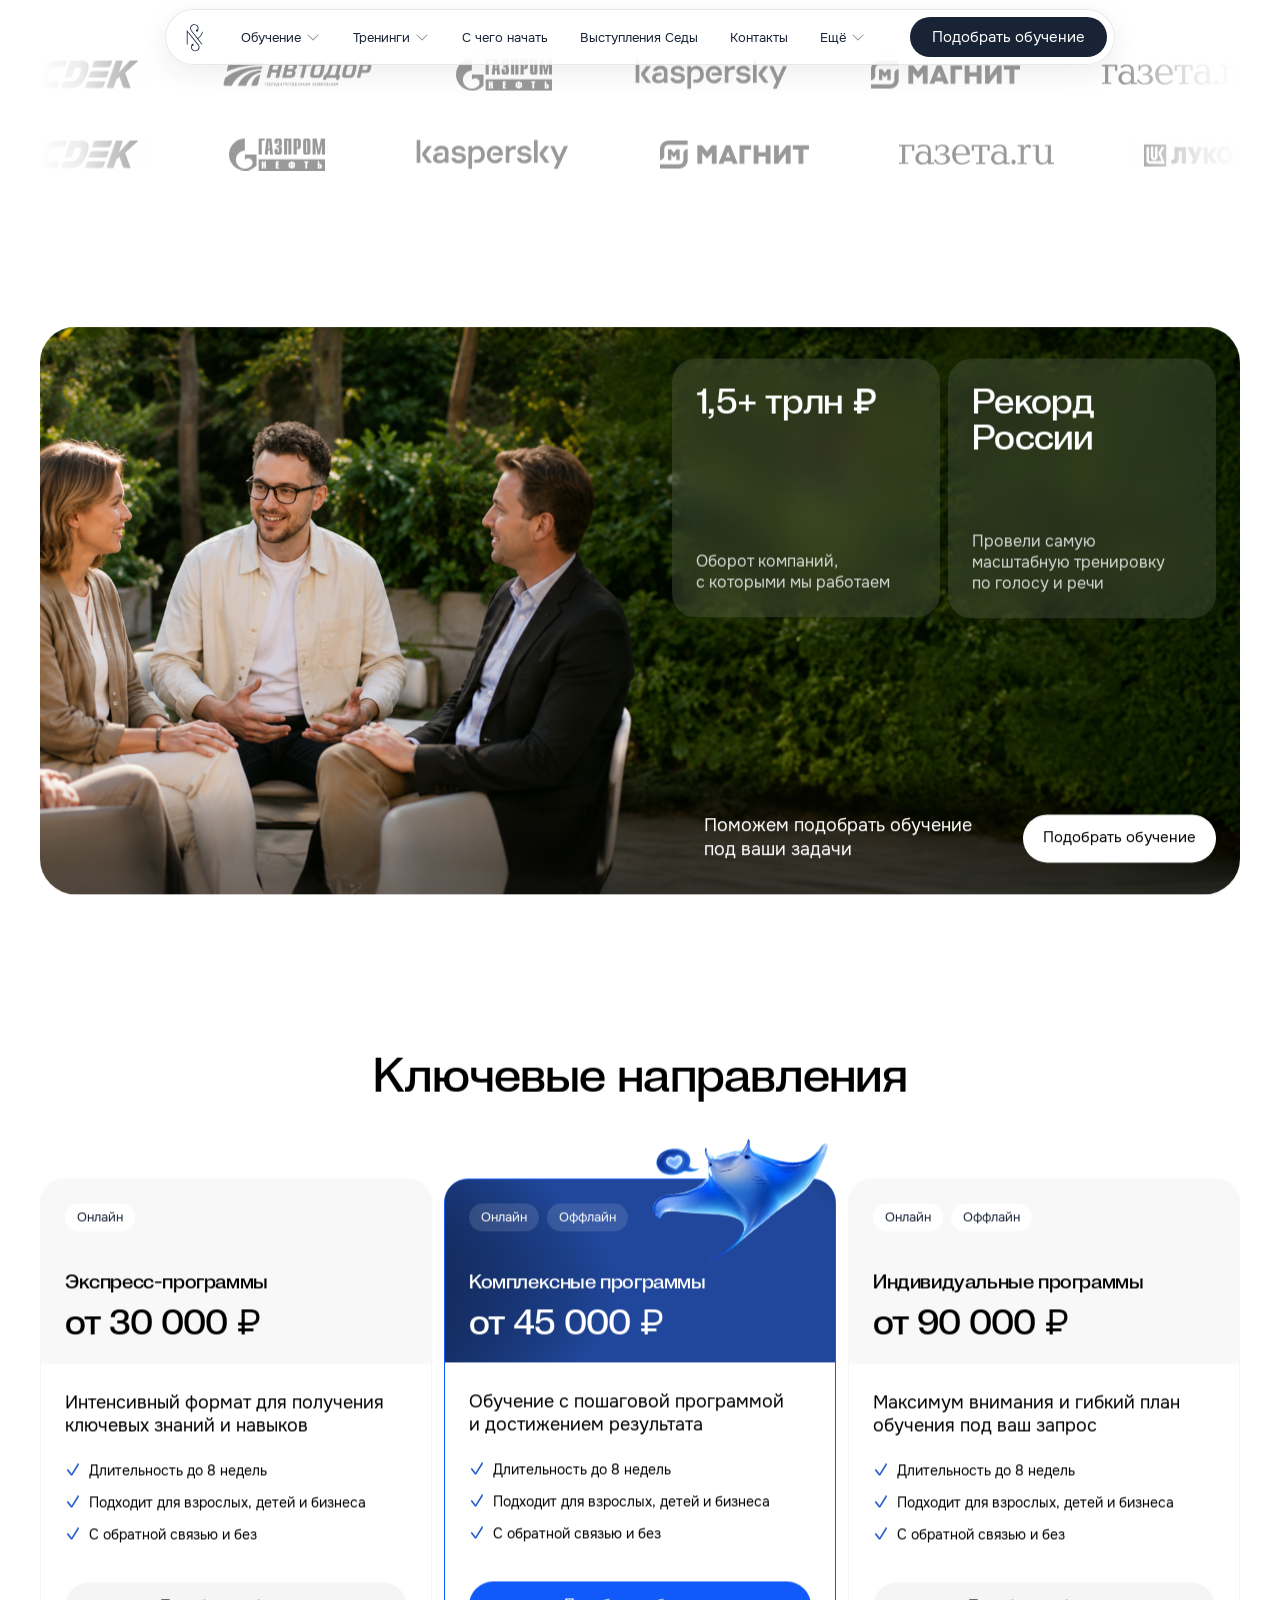
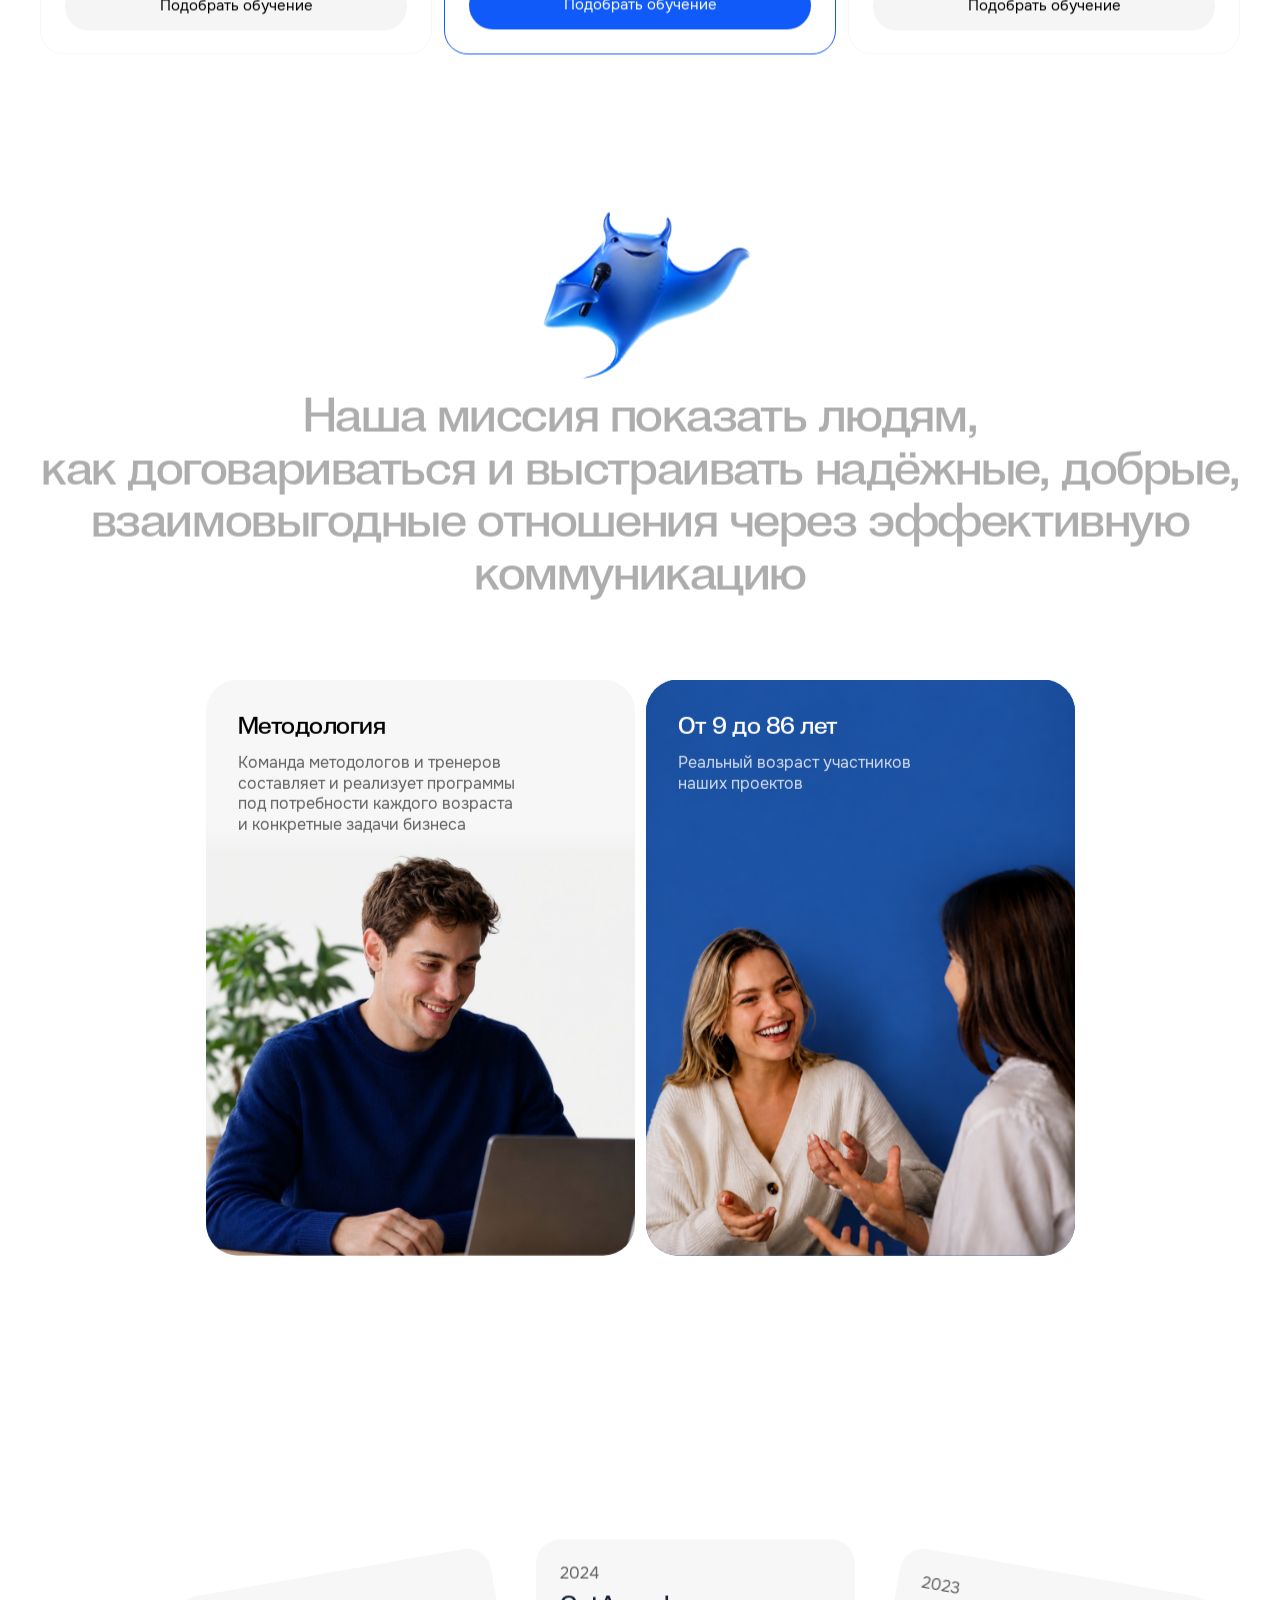
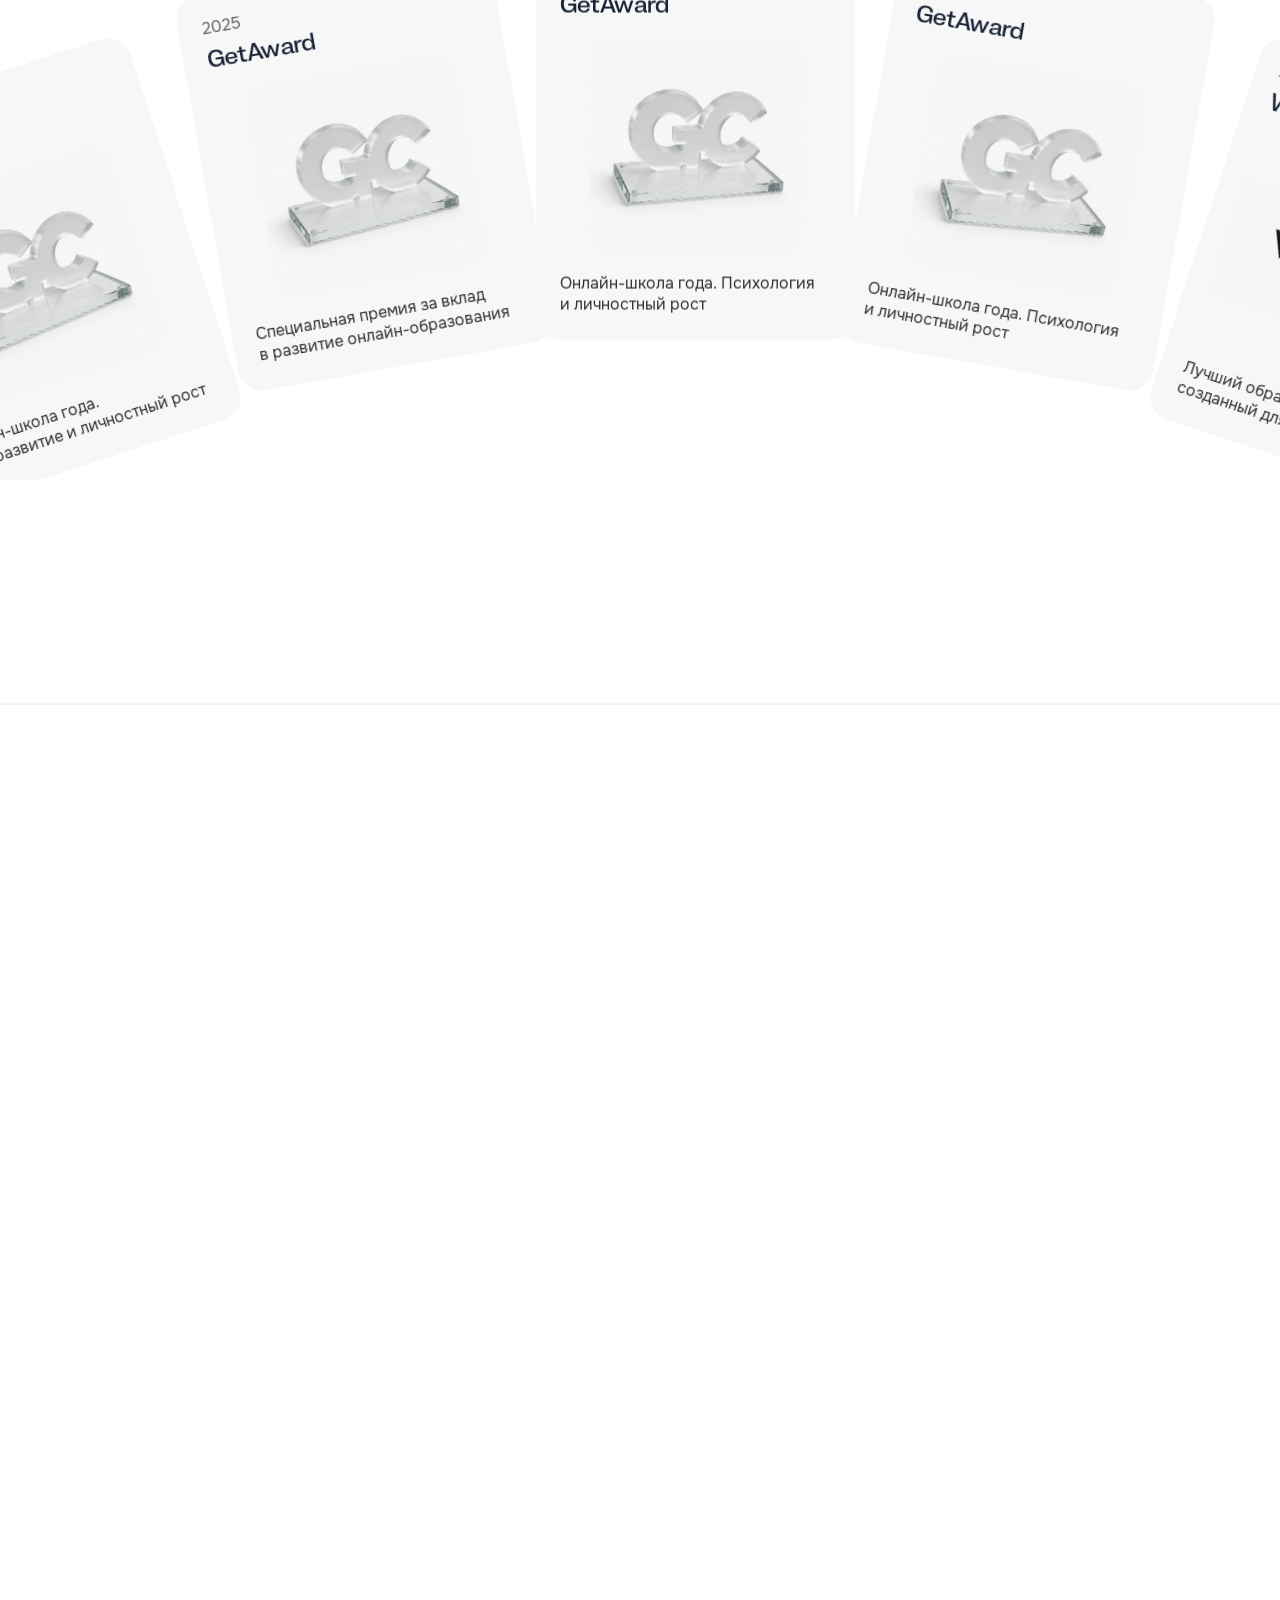
<file: index.html>
<!DOCTYPE html>
<html lang="ru">
<head>
<meta charset="utf-8">
<meta name="viewport" content="width=device-width, initial-scale=1">
<title>Школа Седы Каспаровой</title>
<link rel="stylesheet" href="styles.css?v=ver-3.0-light">
</head>
<body>

<!-- ─────────────────────────  HEADER  ───────────────────────── -->
<header id="header">
  <div class="hdr-inner" id="hdrInner">

    <a class="hdr-logo" href="#top">
      <span class="hdr-mark"><img src="assets/logo-mark.svg" alt=""></span>
      <span class="hdr-word">
        <span>Школа</span>
        <span>Седы&nbsp;Каспаровой</span>
      </span>
    </a>

    <nav class="hdr-nav">
      <a class="nav-item" href="#">Обучение<i class="chev"><img src="assets/chevron.svg" alt=""></i></a>
      <a class="nav-item" href="#">Тренинги<i class="chev"><img src="assets/chevron.svg" alt=""></i></a>
      <a class="nav-item" href="#">С чего начать</a>
      <a class="nav-item" href="#">Выступления Седы</a>
      <a class="nav-item" href="#">Контакты</a>
      <a class="nav-item" href="#">Ещё<i class="chev"><img src="assets/chevron.svg" alt=""></i></a>
    </nav>

    <div class="hdr-cta">
      <a class="btn-white btn-white--sm" href="#form">Подобрать обучение</a>
    </div>

  </div>
</header>

<!-- ─────────────────────────  SMOOTH SCROLL WRAPPER  ───────────────────────── -->
<div id="smooth-wrap">
<main id="smooth-content">

  <!-- ═══════════  HERO AREA (bg spans hero + cards)  ═══════════ -->
  <div class="hero-area" id="top">

    <div class="hero-bg" aria-hidden="true"></div>

    <div class="hero-deco" aria-hidden="true">
      <div class="lines">
        <span class="line line-1"><img src="assets/line-1.svg" alt=""></span>
        <span class="line line-2"><img src="assets/line-2.svg" alt=""></span>
        <span class="line line-3"><img src="assets/line-3.svg" alt=""></span>
        <span class="line line-4"><img src="assets/line-4.svg" alt=""></span>
      </div>
      <div class="blobs">
        <span class="blob blob-3"><img src="assets/blob-3.svg" alt=""></span>
        <span class="blob blob-2"><img src="assets/blob-2.svg" alt=""></span>
        <span class="blob blob-1"><img src="assets/blob-1.svg" alt=""></span>
      </div>
    </div>

    <a class="hero-event hero-anim" href="#form" style="--d:.12s" aria-label="Записаться на «Голос может 2026»">
      <span class="hero-event-photo">
        <img src="assets/hero-event-photo.png" alt="">
      </span>
      <span class="hero-event-content">
        <span class="hero-event-copy">
          <span class="hero-event-kicker">Главное событие этой осени</span>
          <span class="hero-event-title">Голос может 2026</span>
        </span>
        <span class="hero-event-bottom">
          <span class="hero-event-cta">Записаться</span>
          <span class="hero-event-dots" aria-hidden="true">
            <span class="hero-event-progress"><i></i></span>
            <i></i><i></i>
          </span>
        </span>
      </span>
    </a>

    <!-- ─────────  HERO  ───────── -->
    <section class="hero">
      <div class="container">

        <div class="hero-head">
          <h1 class="hero-title hero-anim" style="--d:.05s">Научитесь общаться уверенно и убедительно</h1>
          <div class="hero-sub hero-anim" style="--d:.16s" id="heroSub" aria-live="polite">
            <p class="hero-sub-line is-current">Чтобы реализовать свои возможности через голос и речь</p>
            <p class="hero-sub-line">Чтобы общаться уверенно с кем угодно, где угодно и о чем угодно</p>
            <p class="hero-sub-line">Чтобы презентовать себя и свои услуги без стеснения</p>
            <p class="hero-sub-line">Чтобы выражать мысли без страха «сказать не так»</p>
          </div>
        </div>

        <form class="widget hero-anim" id="form" style="--d:.28s" novalidate>
          <p class="widget-label">Проведём бесплатную консультацию и подберём программу обучения</p>

          <div class="widget-body">
            <div class="widget-row">
              <div class="widget-fields">
                <label class="field"><input type="text" placeholder="Имя" autocomplete="name"></label>
                <label class="field"><input type="tel" placeholder="+7 (---) --- -- --" autocomplete="tel"></label>
                <label class="field"><input type="email" placeholder="Почта" autocomplete="email"></label>
              </div>
              <button class="btn-blue" type="submit">Записаться</button>
            </div>

            <label class="consent">
              <input type="checkbox">
              <span class="consent-box"><svg viewBox="0 0 12 10" fill="none"><path d="M1 5.2 4.2 8.4 11 1.6" stroke="currentColor" stroke-width="1.7" stroke-linecap="round" stroke-linejoin="round"/></svg></span>
              <span class="consent-text">Даю согласие на обработку <a href="#">персональных данных</a></span>
            </label>
          </div>
        </form>

      </div>
    </section>

    <!-- ─────────  METRIC CARDS  ───────── -->
    <section class="cards">
      <div class="container cards-grid">

        <article class="card card--light hero-anim" style="--d:0s">
          <div class="card-head">
            <p class="m-value">38 000+</p>
            <p class="m-label">учеников</p>
          </div>
          <p class="card-desc card-desc--abs">Из 73 стран мира — курс востребован далеко за пределами России</p>
          <span class="card-photo card-photo--sq"><img src="assets/card1-photo.png" alt=""></span>
        </article>

        <article class="card card--light card--manta hero-anim" style="--d:.08s">
          <div class="card-head">
            <p class="m-value">98%</p>
            <p class="m-label">доходят до финала</p>
          </div>
          <span class="card-manta"><img src="assets/manta-finish-card.png" alt=""></span>
          <p class="card-desc">Столько учеников курсов «Голос может» и «Ключевые действия» доходят до конца обучения</p>
        </article>

        <article class="card card--photo hero-anim" style="--d:.16s">
          <span class="card-bg">
            <img class="card-bg-base" src="assets/card2-bg.png" alt="">
            <img class="card-bg-top" src="assets/card2-photo.png" alt="">
            <span class="card-scrim"></span>
          </span>
          <div class="card-photo-body">
            <p class="card-title">Лидер рынка по обучению голосу</p>
            <p class="card-desc card-desc--light">«Голос может» — самый масштабный проект по речи и голосу в России и странах СНГ</p>
          </div>
        </article>

        <article class="card card--light card--start hero-anim" style="--d:.24s">
          <div class="card-top">
            <div class="card-head">
              <p class="m-value">40+</p>
              <p class="m-label">тренеров</p>
            </div>
            <p class="card-desc">Профессиональные тренеры, которые работают со взрослыми и детьми</p>
          </div>
          <span class="card-mini"><img src="assets/card4-photo.png" alt=""></span>
        </article>

      </div>
    </section>

  </div><!-- /hero-area -->

  <!-- ═══════════  CLIENTS  ═══════════ -->
  <section class="clients">
    <div class="container">
      <h2 class="h48 center reveal">Кого мы обучали</h2>

      <div class="marquees reveal" style="--d:.1s">
        <div class="marquee">
          <div class="marquee-track" style="--gap:82px">
            <div class="marquee-seq">
              <span class="logo" style="--w:99px;--h:28px"><img src="assets/logo-cdek.svg" alt="СДЭК"></span>
              <span class="logo" style="--w:153px;--h:28px"><img src="assets/logo-avtodor.svg" alt="Автодор"></span>
              <span class="logo" style="--w:96px;--h:32px"><img src="assets/logo-gazprom.svg" alt="Газпром"></span>
              <span class="logo" style="--w:155px;--h:32px"><img src="assets/logo-kaspersky.svg" alt="Kaspersky"></span>
              <span class="logo" style="--w:149px;--h:28px"><img src="assets/logo-magnit.svg" alt="Магнит"></span>
              <span class="logo" style="--w:155px;--h:20px"><img src="assets/logo-gazeta.svg" alt="Газета.ru"></span>
              <span class="logo" style="--w:120.546px;--h:24px"><img src="assets/logo-lukoil.svg" alt="Лукойл"></span>
            </div>
          </div>
        </div>

        <div class="marquee">
          <div class="marquee-track marquee-track--rev" style="--gap:90px">
            <div class="marquee-seq">
              <span class="logo" style="--w:99px;--h:28px"><img src="assets/logo-cdek.svg" alt="СДЭК"></span>
              <span class="logo" style="--w:96px;--h:32px"><img src="assets/logo-gazprom.svg" alt="Газпром"></span>
              <span class="logo" style="--w:155px;--h:32px"><img src="assets/logo-kaspersky.svg" alt="Kaspersky"></span>
              <span class="logo" style="--w:149px;--h:28px"><img src="assets/logo-magnit.svg" alt="Магнит"></span>
              <span class="logo" style="--w:155px;--h:20px"><img src="assets/logo-gazeta.svg" alt="Газета.ru"></span>
              <span class="logo" style="--w:120.546px;--h:24px"><img src="assets/logo-lukoil.svg" alt="Лукойл"></span>
              <span class="logo" style="--w:153px;--h:28px"><img src="assets/logo-avtodor.svg" alt="Автодор"></span>
            </div>
          </div>
        </div>
      </div>
    </div>
  </section>

  <!-- ═══════════  BUSINESS / GREEN BLOCK  ═══════════ -->
  <section class="business">
    <div class="container">
      <div class="biz reveal">
        <span class="biz-photo"><img src="assets/green-photo.png" alt=""></span>

        <div class="biz-cards">
          <div class="glass">
            <p class="g-value">1,5+ трлн ₽</p>
            <p class="g-desc">Оборот компаний,<br>с которыми мы работаем</p>
          </div>
          <div class="glass">
            <p class="g-value">Рекорд России</p>
            <p class="g-desc">Провели самую масштабную тренировку<br>по голосу и речи</p>
          </div>
        </div>

        <div class="biz-foot">
          <p class="biz-foot-text">Поможем подобрать обучение<br>под ваши задачи</p>
          <a class="btn-white btn-white--lg" href="#form">Подобрать обучение</a>
        </div>
      </div>
    </div>
  </section>

  <!-- ═══════════  KEY DIRECTIONS  ═══════════ -->
  <section class="directions" aria-labelledby="directions-title">
    <div class="container">
      <h2 class="h48 center directions-title reveal" id="directions-title">Ключевые направления</h2>

      <div class="directions-grid">
        <article class="direction-card reveal" style="--d:.05s">
          <div class="direction-card-hero">
            <div class="direction-tags"><span class="direction-tag">Онлайн</span></div>
            <div class="direction-card-headings">
              <h3>Экспресс-программы</h3>
              <p>от 30 000 ₽</p>
            </div>
          </div>
          <div class="direction-card-body">
            <div class="direction-card-info">
              <p class="direction-card-description">Интенсивный формат для&nbsp;получения ключевых знаний и&nbsp;навыков</p>
              <ul class="direction-features">
                <li><img src="assets/program-check-blue.svg" alt="">Длительность до 8 недель</li>
                <li><img src="assets/program-check-blue.svg" alt="">Подходит для взрослых, детей и бизнеса</li>
                <li><img src="assets/program-check-blue.svg" alt="">С обратной связью и без</li>
              </ul>
            </div>
            <a class="direction-card-button" href="#form">Подобрать обучение</a>
          </div>
        </article>

        <article class="direction-card direction-card--featured reveal" style="--d:.12s">
          <div class="direction-card-hero">
            <img class="direction-featured-bg" src="assets/direction-complex-header.png" alt="">
            <div class="direction-tags"><span class="direction-tag">Онлайн</span><span class="direction-tag">Оффлайн</span></div>
            <div class="direction-card-headings">
              <h3>Комплексные программы</h3>
              <p>от 45 000 ₽</p>
            </div>
          </div>
          <span class="direction-manta" aria-hidden="true">
            <span class="direction-manta-rotate">
              <span class="direction-manta-crop"><img src="assets/direction-complex-manta.png" alt=""></span>
            </span>
          </span>
          <div class="direction-card-body">
            <div class="direction-card-info">
              <p class="direction-card-description">Обучение с&nbsp;пошаговой программой и&nbsp;достижением результата</p>
              <ul class="direction-features">
                <li><img src="assets/program-check-blue.svg" alt="">Длительность до 8 недель</li>
                <li><img src="assets/program-check-blue.svg" alt="">Подходит для взрослых, детей и бизнеса</li>
                <li><img src="assets/program-check-blue.svg" alt="">С обратной связью и без</li>
              </ul>
            </div>
            <a class="direction-card-button" href="#form">Подобрать обучение</a>
          </div>
        </article>

        <article class="direction-card reveal" style="--d:.19s">
          <div class="direction-card-hero">
            <div class="direction-tags"><span class="direction-tag">Онлайн</span><span class="direction-tag">Оффлайн</span></div>
            <div class="direction-card-headings">
              <h3>Индивидуальные программы</h3>
              <p>от 90 000 ₽</p>
            </div>
          </div>
          <div class="direction-card-body">
            <div class="direction-card-info">
              <p class="direction-card-description">Максимум внимания и&nbsp;гибкий план обучения под&nbsp;ваш запрос</p>
              <ul class="direction-features">
                <li><img src="assets/program-check-blue.svg" alt="">Длительность до 8 недель</li>
                <li><img src="assets/program-check-blue.svg" alt="">Подходит для взрослых, детей и бизнеса</li>
                <li><img src="assets/program-check-blue.svg" alt="">С обратной связью и без</li>
              </ul>
            </div>
            <a class="direction-card-button" href="#form">Подобрать обучение</a>
          </div>
        </article>
      </div>
    </div>
  </section>

  <!-- ═══════════  MISSION  ═══════════ -->
  <section class="mission">
    <div class="container">

      <div class="mission-head">
        <span class="manta reveal"><span class="manta-clip"><img src="assets/manta.png" alt=""></span></span>
        <h2 class="mission-text" id="missionText">Наша миссия показать людям,<br>как договариваться и выстраивать надёжные, добрые, взаимовыгодные отношения через эффективную коммуникацию</h2>
      </div>

      <div class="method-cards">
        <article class="method-card method-card--methodology reveal">
          <img class="method-card-photo" src="assets/method-methodology.png" alt="Мужчина проходит обучение за ноутбуком">
          <div class="method-card-copy">
            <h3>Методология</h3>
            <p>Команда методологов и тренеров составляет и&nbsp;реализует программы под&nbsp;потребности каждого возраста и&nbsp;конкретные задачи бизнеса</p>
          </div>
        </article>

        <article class="method-card method-card--age reveal" style="--d:.1s">
          <img class="method-card-age-photo" src="assets/method-age-v2.png" alt="Занятие с тренером">
          <div class="method-card-copy">
            <h3>От 9 до 86 лет</h3>
            <p>Реальный возраст участников наших проектов</p>
          </div>
        </article>
      </div>

    </div>
  </section>

  <section class="awards">
    <div class="container awards-intro">
      <h2 class="h48 center awards-title reveal">Наши награды</h2>
    </div>

    <div class="awards-carousel" aria-label="Список наград">
      <div class="awards-track">
        <article class="award-card" style="--arc-y:132px; --arc-r:-18deg">
          <header class="award-card-head">
            <p>2026</p>
            <h3>GetAward</h3>
          </header>
          <img class="award-card-trophy" src="assets/award-getaward.png" alt="Награда GetAward" draggable="false">
          <p class="award-card-description">Онлайн-школа года. Саморазвитие и личностный рост</p>
        </article>
        <article class="award-card" style="--arc-y:30px; --arc-r:-10deg">
          <header class="award-card-head">
            <p>2025</p>
            <h3>GetAward</h3>
          </header>
          <img class="award-card-trophy" src="assets/award-getaward.png" alt="Награда GetAward" draggable="false">
          <p class="award-card-description">Специальная премия за вклад в&nbsp;развитие онлайн-образования</p>
        </article>
        <article class="award-card" style="--arc-y:0px; --arc-r:0deg">
          <header class="award-card-head">
            <p>2024</p>
            <h3>GetAward</h3>
          </header>
          <img class="award-card-trophy" src="assets/award-getaward.png" alt="Награда GetAward" draggable="false">
          <p class="award-card-description">Онлайн-школа года. Психология и&nbsp;личностный рост</p>
        </article>
        <article class="award-card" style="--arc-y:30px; --arc-r:10deg">
          <header class="award-card-head">
            <p>2023</p>
            <h3>GetAward</h3>
          </header>
          <img class="award-card-trophy" src="assets/award-getaward.png" alt="Награда GetAward" draggable="false">
          <p class="award-card-description">Онлайн-школа года. Психология и&nbsp;личностный рост</p>
        </article>
        <article class="award-card award-card--woman" style="--arc-y:132px; --arc-r:18deg">
          <header class="award-card-head">
            <p>2023</p>
            <h3>Woman Who Matters</h3>
          </header>
          <img class="award-card-woman" src="assets/award-woman-who-matters-v2.png" alt="Woman Who Matters" draggable="false">
          <p class="award-card-description">Лучший образовательный проект, созданный для женщин</p>
        </article>
      </div>
    </div>
  </section>

  <!-- ═══════════  CALENDAR  ═══════════ -->
  <section class="calendar">
    <div class="container">

      <div class="cal-head reveal">
        <h2 class="h48 center">Календарь событий</h2>
        <div class="cal-tabs">
          <button class="cal-tab is-active" type="button">Ближайшие</button>
          <button class="cal-tab" type="button">Июнь<span class="cal-tab-n">2</span></button>
          <button class="cal-tab" type="button">Июль<span class="cal-tab-n">2</span></button>
          <button class="cal-tab" type="button">Август<span class="cal-tab-n">5</span></button>
          <button class="cal-tab" type="button">Сентябрь<span class="cal-tab-n">3</span></button>
          <button class="cal-tab" type="button">Октябрь<span class="cal-tab-n">1</span></button>
          <button class="cal-tab" type="button">Ноябрь<span class="cal-tab-n">8</span></button>
        </div>
      </div>

      <div class="cal-body">
        <div class="cal-rows">

          <a class="cal-row reveal" href="#">
            <p class="cal-title">Выступление Седы Каспаровой</p>
            <p class="cal-city">Москва</p>
            <p class="cal-desc">Узнайте как правильно говорить публично и владеть своим голосом на 100%</p>
            <div class="cal-right">
              <p class="cal-date">19 июня</p>
              <span class="cal-arrow" aria-hidden="true">
                <span class="cal-arrow-icon"><img src="assets/arrow-12.svg" alt=""></span>
                <span class="cal-arrow-icon cal-arrow-icon--next"><img src="assets/arrow-12.svg" alt=""></span>
              </span>
            </div>
          </a>

          <a class="cal-row reveal" style="--d:.06s" href="#">
            <p class="cal-title">Выступление Седы Каспаровой</p>
            <p class="cal-city">Санкт-Петербург</p>
            <p class="cal-desc">Расскажет как избавиться от страха и говорить уверенно. Что нужно сделать, чтобы вас услышали</p>
            <div class="cal-right">
              <p class="cal-date">20 июля</p>
              <span class="cal-arrow" aria-hidden="true">
                <span class="cal-arrow-icon"><img src="assets/arrow-12.svg" alt=""></span>
                <span class="cal-arrow-icon cal-arrow-icon--next"><img src="assets/arrow-12.svg" alt=""></span>
              </span>
            </div>
          </a>

          <a class="cal-row reveal" style="--d:.12s" href="#">
            <p class="cal-title">Открытый тренинг</p>
            <p class="cal-city">Москва</p>
            <p class="cal-desc">Получите программу под задачи вашей компании. Для развития коммуникации, продаж и лидерства.</p>
            <div class="cal-right">
              <p class="cal-date">25 июля</p>
              <span class="cal-arrow" aria-hidden="true">
                <span class="cal-arrow-icon"><img src="assets/arrow-12.svg" alt=""></span>
                <span class="cal-arrow-icon cal-arrow-icon--next"><img src="assets/arrow-12.svg" alt=""></span>
              </span>
            </div>
          </a>

          <a class="cal-row reveal" style="--d:.18s" href="#">
            <p class="cal-title">Выступление Седы Каспаровой</p>
            <p class="cal-city">Казань</p>
            <p class="cal-desc">Получите программу под задачи вашей компании. Для развития коммуникации, продаж и лидерства.</p>
            <div class="cal-right">
              <p class="cal-date">25 июля</p>
              <span class="cal-arrow" aria-hidden="true">
                <span class="cal-arrow-icon"><img src="assets/arrow-12.svg" alt=""></span>
                <span class="cal-arrow-icon cal-arrow-icon--next"><img src="assets/arrow-12.svg" alt=""></span>
              </span>
            </div>
          </a>

        </div>

        <button class="cal-more reveal" type="button">
          Показать еще
          <span class="cal-more-ico"><img src="assets/arrow-18.svg" alt=""></span>
        </button>
      </div>

    </div>
  </section>

  <!-- ═══════════  FREE BLOG  ═══════════ -->
  <section class="free-blog" aria-labelledby="free-blog-title">
    <div class="container">
      <header class="free-blog-intro reveal">
        <h2 class="h48 center" id="free-blog-title">Начните бесплатно</h2>
        <p>Бесплатные материалы, с которых удобно начать.<br>Если сомневаетесь, то мы поможем с выбором.</p>
      </header>

      <div class="free-blog-content">
        <div class="free-blog-heading reveal">
          <h3>Вебинары и статьи</h3>
          <div class="free-blog-nav" aria-label="Навигация по материалам">
            <button class="free-blog-nav-btn free-blog-nav-btn--prev" type="button" aria-label="Предыдущие материалы">
              <span class="free-blog-nav-glyph"><img src="assets/arrow-12.svg" alt=""></span>
              <span class="free-blog-nav-glyph free-blog-nav-glyph--incoming"><img src="assets/arrow-12.svg" alt=""></span>
            </button>
            <button class="free-blog-nav-btn" type="button" aria-label="Следующие материалы">
              <span class="free-blog-nav-glyph"><img src="assets/arrow-12.svg" alt=""></span>
              <span class="free-blog-nav-glyph free-blog-nav-glyph--incoming"><img src="assets/arrow-12.svg" alt=""></span>
            </button>
          </div>
        </div>

        <div class="free-blog-list">
          <article class="free-blog-card reveal" style="--d:.06s">
            <a href="#">
              <div class="free-blog-media"><img class="free-blog-image" src="assets/blog-free-1.png" alt=""></div>
              <div class="free-blog-copy">
                <h3>Как говорить с клиентами и начальством, чтобы они видели вашу работу, ценили и платили</h3>
                <p class="free-blog-tag">Вебинар</p>
              </div>
            </a>
          </article>

          <article class="free-blog-card reveal" style="--d:.14s">
            <a href="#">
              <div class="free-blog-media"><img class="free-blog-image" src="assets/blog-free-2.png" alt=""></div>
              <div class="free-blog-copy">
                <h3>Как вызывать уважение и не казаться грубым? Беспроигрышная стратегия для защиты личных границ</h3>
                <p class="free-blog-tag">Вебинар</p>
              </div>
            </a>
          </article>

          <article class="free-blog-card reveal" style="--d:.22s">
            <a href="#">
              <div class="free-blog-media"><img class="free-blog-image" src="assets/blog-free-3.png" alt=""></div>
              <div class="free-blog-copy">
                <h3>Избавьтесь от страха оценки и говорите увереннее. Чтобы вас слышали, понимали и запоминали</h3>
                <p class="free-blog-tag">Вебинар</p>
              </div>
            </a>
          </article>
        </div>

        <button class="free-blog-more reveal" style="--d:.3s" type="button">
          Показать еще
          <span><img src="assets/arrow-18.svg" alt=""></span>
        </button>
      </div>
    </div>
  </section>

  <div class="page-tail"></div>

</main>
</div>

<script src="main.js?v=ab69afd"></script>
</body>
</html>
</file>
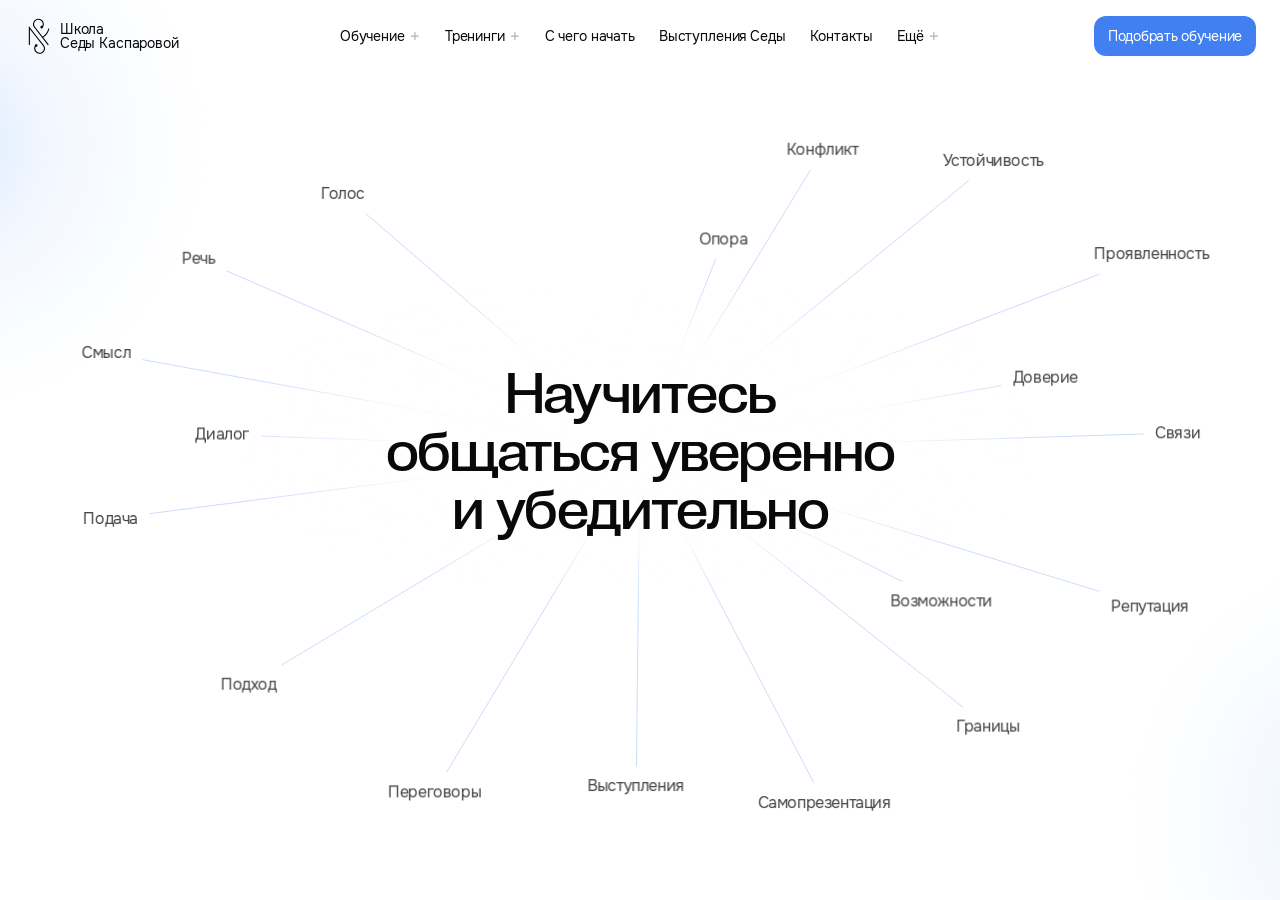
<file: prototype/hero/index.html>
<!doctype html>
<html lang="ru">
<head>
  <meta charset="utf-8">
  <meta name="viewport" content="width=device-width, initial-scale=1">
  <meta name="color-scheme" content="light">
  <title>Школа Седы Каспаровой — коммуникация</title>
  <link rel="stylesheet" href="styles.css?v=desktop-more-intrinsic-v33">
</head>
<body>
  <main class="hero" id="hero">
    <div class="hero__glow hero__glow--left" aria-hidden="true"></div>
    <div class="hero__glow hero__glow--right" aria-hidden="true"></div>
    <canvas class="network" id="network" aria-hidden="true"></canvas>

    <header class="header">
      <a class="brand" href="#" aria-label="Школа Седы Каспаровой — главная">
        <img class="brand__mark" src="assets/logo.svg" alt="">
        <span>Школа<br>Седы Каспаровой</span>
      </a>
      <nav class="nav" id="main-nav" aria-label="Основная навигация">
        <div class="nav-group">
          <button class="nav-toggle" type="button" aria-expanded="false" aria-controls="submenu-learning">Обучение <span class="nav-toggle-icon" aria-hidden="true"></span><span class="nav-toggle-desktop-icon" aria-hidden="true"><img src="assets/icon-plus.svg" alt=""></span></button>
          <div class="nav-submenu nav-submenu--mega" id="submenu-learning" aria-hidden="true" inert>
            <div class="submenu-content">
              <section class="submenu-column" aria-labelledby="submenu-learning-adults">
                <h2 id="submenu-learning-adults">Взрослым</h2>
                <a href="#">Голос может</a><a href="#">Ключевые действия</a><a href="#">Космический год</a><a href="#">Персональное обучение</a>
              </section>
              <section class="submenu-column" aria-labelledby="submenu-learning-teens">
                <h2 id="submenu-learning-teens">Подросткам (10–18 лет)</h2>
                <a href="#">Голос может. Дети</a><a href="#">Персональное обучение</a>
              </section>
              <section class="submenu-column" aria-labelledby="submenu-learning-special">
                <h2 id="submenu-learning-special">Спецпроекты</h2>
                <a href="#">Говорю и слышу</a>
              </section>
            </div>
          </div>
        </div>
        <div class="nav-group">
          <button class="nav-toggle" type="button" aria-expanded="false" aria-controls="submenu-training">Тренинги <span class="nav-toggle-icon" aria-hidden="true"></span><span class="nav-toggle-desktop-icon" aria-hidden="true"><img src="assets/icon-plus.svg" alt=""></span></button>
          <div class="nav-submenu nav-submenu--list" id="submenu-training" aria-hidden="true" inert>
            <div class="submenu-content">
              <a href="#">Корпоративным клиентам</a><a href="#">Тренинги в Москве</a><a href="#">Подготовка к публичным выступлениям</a><a href="#">Для руководителей</a>
            </div>
          </div>
        </div>
        <a href="#">С чего начать</a><a href="#">Выступления Седы</a><a href="#">Контакты</a>
        <div class="nav-group">
          <button class="nav-toggle" type="button" aria-expanded="false" aria-controls="submenu-more">Ещё <span class="nav-toggle-icon" aria-hidden="true"></span><span class="nav-toggle-desktop-icon" aria-hidden="true"><img src="assets/icon-plus.svg" alt=""></span></button>
          <div class="nav-submenu nav-submenu--list" id="submenu-more" aria-hidden="true" inert>
            <div class="submenu-content">
              <a href="#">Купить подарок</a><a href="#">Работа в команде</a><a href="#">Благотворительность</a><a href="#">Блог</a>
            </div>
          </div>
        </div>
      </nav>
      <a class="header-cta" href="#">Подобрать обучение</a>
      <button class="mobile-menu-toggle" type="button" aria-label="Открыть меню" aria-controls="main-nav" aria-expanded="false">
        <span aria-hidden="true"></span>
        <span aria-hidden="true"></span>
        <span aria-hidden="true"></span>
      </button>
    </header>
    <div class="mobile-menu-backdrop" aria-hidden="true"></div>

    <section class="hero__center" aria-labelledby="hero-title">
      <div class="hero__halo" aria-hidden="true"></div>
      <h1 id="hero-title"><span>Научитесь</span><span>общаться уверенно</span><span>и убедительно</span></h1>
    </section>

    <div class="nodes" id="nodes" role="group" aria-label="Смысловое поле проекта"></div>
    <a class="mobile-cta" href="#">Подобрать обучение</a>
    <p class="sr-only" id="network-help">Выберите слово, чтобы увидеть связанные с ним качества и навыки. Escape закрывает связи.</p>
  </main>
  <script src="main.js?v=desktop-more-intrinsic-v33"></script>
</body>
</html>
</file>
<file: styles.css>
/* ═══════════════════════════════════════════════════════════════
   Школа Седы Каспаровой — главная
   Все размеры сняты 1:1 с Figma (frame 3821:2634, 1440×3682)
   ═══════════════════════════════════════════════════════════════ */

/* ───────────  FONTS  ─────────── */
@font-face {
  font-family: 'PP Neue Corp';
  src: url('fonts/PPNeueCorp-NormalMedium.otf') format('opentype');
  font-weight: 500;
  font-style: normal;
  font-display: swap;
}
@font-face {
  font-family: 'Onest';
  src: url('fonts/OnestRegular1602-hint.ttf') format('truetype');
  font-weight: 400;
  font-style: normal;
  font-display: swap;
}
@font-face {
  font-family: 'Onest';
  src: url('fonts/OnestMedium1602-hint.ttf') format('truetype');
  font-weight: 500;
  font-style: normal;
  font-display: swap;
}

/* ───────────  TOKENS  ─────────── */
:root {
  --blue:        #105afa;
  --blue-hover:  #2a6ffb;
  --ink:         #182336;
  --gutter:      64px;
  --content:     1312px;
  --ease:        cubic-bezier(.22, 1, .36, 1);
  --ease-soft:   cubic-bezier(.4, 0, .2, 1);
}

@property --p {
  syntax: '<number>';
  inherits: true;
  initial-value: 0;
}

/* ───────────  RESET  ─────────── */
*, *::before, *::after { box-sizing: border-box; }
html { -webkit-text-size-adjust: 100%; }
body {
  margin: 0;
  background: #fff;
  color: #000;
  font-family: 'Onest', system-ui, sans-serif;
  font-weight: 400;
  -webkit-font-smoothing: antialiased;
  -moz-osx-font-smoothing: grayscale;
  overflow-x: hidden;
}
h1, h2, p { margin: 0; }
img { display: block; max-width: 100%; }
a { color: inherit; text-decoration: none; }
button, input { font: inherit; color: inherit; }

.container {
  width: var(--content);
  margin: 0 auto;
}

.h48 {
  font-family: 'PP Neue Corp', 'Onest', sans-serif;
  font-weight: 500;
  font-size: 48px;
  line-height: 1;
  letter-spacing: -0.96px;
  color: #000;
}
.center { text-align: center; }

/* ═══════════════════════════════════════════════════════════════
   SMOOTH SCROLL
   ═══════════════════════════════════════════════════════════════ */
#smooth-wrap { position: relative; }
body.smooth #smooth-content {
  position: fixed;
  top: 0; left: 0;
  width: 100%;
  will-change: transform;
}

/* ═══════════════════════════════════════════════════════════════
   HEADER  (74px bar → floating pill)
   ═══════════════════════════════════════════════════════════════ */
#header {
  position: fixed;
  inset: 0 0 auto 0;
  height: 74px;
  display: flex;
  align-items: center;
  z-index: 100;
  pointer-events: none;
}
#header > * { pointer-events: auto; }

/* Морф: ширина контейнера + схлопывание распорок по бокам.
   Боковые группы растянуты (flex:1), поэтому меню стоит ровно по центру
   полосы; в таблетке распорки гасятся и блоки съезжаются к меню.
   Все участники морфа идут одной длительностью .78s и одной кривой —
   рассинхрон был как раз причиной «странной» анимации. */
.hdr-inner {
  position: relative;
  display: flex;
  align-items: center;
  justify-content: space-between;
  width: 100%;
  height: 74px;
  margin: 0 auto;
  padding: 0 24px;
  border-radius: 44px;
  background: rgba(12, 18, 30, 0);
  backdrop-filter: blur(0px);
  -webkit-backdrop-filter: blur(0px);
  transition:
    width      .78s var(--ease),
    height     .78s var(--ease),
    padding    .78s var(--ease),
    background .46s var(--ease-soft),
    backdrop-filter .46s var(--ease-soft),
    box-shadow .46s var(--ease-soft);
}

#header.is-pill .hdr-inner {
  width: var(--pill-w, 940px);
  height: 56px;
  padding: 0 8px 0 18px;
  background: rgba(255, 255, 255, .82);
  backdrop-filter: blur(18px) saturate(140%);
  -webkit-backdrop-filter: blur(18px) saturate(140%);
  box-shadow: inset 0 0 0 1px rgba(24, 35, 54, .1), 0 8px 28px rgba(24, 35, 54, .08);
}

/* logo ------------------------------------------------------- */
.hdr-logo {
  flex: 0 0 auto;
  display: flex;
  align-items: center;
  gap: 7.416px;
  transition: gap .78s var(--ease);
}
#header.is-pill .hdr-logo { gap: 0; }

.hdr-mark {
  flex: none;
  width: 28.429px;
  height: 39.553px;
  transition: width .78s var(--ease), height .78s var(--ease);
}
.hdr-mark img,
.chev img {
  width: 100%;
  height: 100%;
  filter: brightness(0) saturate(100%) invert(13%) sepia(16%) saturate(2060%) hue-rotate(177deg) brightness(93%) contrast(92%);
}
#header.is-pill .hdr-mark { width: 22.3px; height: 31px; }

/* Ширина, прозрачность и сдвиг идут одной длительностью и одной кривой
   с контейнером — иначе текст «отваливается» раньше, чем едет шапка */
.hdr-word {
  display: flex;
  flex-direction: column;
  width: 163.155px;
  overflow: hidden;
  font-size: 14px;
  line-height: 14px;
  letter-spacing: -0.14px;
  color: var(--ink);
  white-space: nowrap;
  transform: translateX(0);
  transition:
    width     .78s var(--ease),
    transform .78s var(--ease),
    opacity   .78s var(--ease);
}
#header.is-pill .hdr-word {
  width: 0;
  opacity: 0;
  transform: translateX(-10px);
}

/* nav -------------------------------------------------------- */
/* Меню выведено из потока и держится на left:50% + margin-left.
   В полосе margin-left = −navW/2 (ровно по центру, как в Figma),
   в таблетке — фиксированный отступ от знака. Обе величины в px,
   поэтому переход анимируется честно и ни во что не упирается. */
.hdr-nav {
  position: absolute;
  left: 50%;
  margin-left: var(--nav-ml, -328px);
  display: flex;
  align-items: center;
  gap: 4px;
  transition: margin-left .78s var(--ease);
}
#header.is-pill .hdr-nav { margin-left: var(--nav-ml-pill, -406px); }
.nav-item {
  position: relative;
  display: flex;
  align-items: center;
  gap: 4px;
  padding: 12px 14px;
  font-size: 13px;
  line-height: 1;
  color: var(--ink);
  white-space: nowrap;
  transition: background-color .34s var(--ease-soft), color .34s var(--ease-soft);
}
.nav-item::after {
  content: '';
  position: absolute;
  inset: 0;
  border-radius: 999px;       /* подложка ховера всегда полностью круглая */
  background: rgba(24, 35, 54, .08);
  opacity: 0;
  transition: opacity .34s var(--ease-soft);
}
.nav-item:hover::after { opacity: 1; }
.nav-item > * { position: relative; z-index: 1; }

.chev {
  display: block;
  width: 16px;
  height: 16px;
  transform: scaleY(-1);
  transition: transform .42s var(--ease);
}
.nav-item:hover .chev { transform: scaleY(1); }

/* cta -------------------------------------------------------- */
.hdr-cta {
  flex: 0 0 auto;
  display: flex;
  justify-content: flex-end;
}
/* в таблетке кнопка чуть выше и с большими полями — иначе прижата к краю */
#header.is-pill .btn-white--sm { height: 40px; padding: 0 22px; }
.btn-white--sm { transition: background-color .34s var(--ease-soft), height .78s var(--ease), padding .78s var(--ease); }

.btn-white {
  display: inline-flex;
  align-items: center;
  justify-content: center;
  background: #fff;
  color: #000;
  font-size: 15px;
  line-height: 1;
  white-space: nowrap;
  transition: background-color .34s var(--ease-soft), color .34s var(--ease-soft);
}
.btn-white--sm { height: 36px; padding: 0 18px; border-radius: 40px; }
.btn-white--lg { height: 48px; padding: 0 20px; border-radius: 36px; }
.btn-white:hover { background: #c9ced6; }
.btn-white:active { background: #b7bec8; }
.hdr-cta .btn-white { background: var(--ink); color: #fff; }
.hdr-cta .btn-white:hover { background: #2a3851; }
.hdr-cta .btn-white:active { background: #101827; }

/* ═══════════════════════════════════════════════════════════════
   HERO AREA
   ═══════════════════════════════════════════════════════════════ */
/* Отступ до следующей секции держим здесь, а не на .clients: контейнер
   обрезает содержимое, и при высоте 1324 градиент рубился ровно под
   карточками — это и был стык. Теперь бокс 1476px, а всё, что ниже
   1416, уже белое, поэтому обрезка не видна. */
.hero-area {
  position: relative;
  overflow: hidden;
  isolation: isolate;
  padding-bottom: 156px;
}

/* Градиентная плита: в Figma x −24, h 1416, blur 24.
   Коробку расширяем на 80px по всем краям, а сам градиент оставляем
   ровно на своих 1416px через background-size/position — иначе размытие
   делает края полупрозрачными и по периметру пробивается белый.
   Слой строго статичный: blur(24px) растрируется один раз.
   Любая анимация здесь заставляла бы браузер пересчитывать размытие
   каждый кадр — это и рвало скролл. */
.hero-bg {
  position: absolute;
  top: -80px;
  left: -80px;
  right: -80px;
  height: 1576px;                       /* 80 сверху + 1416 + 80 снизу */
  background-color: #fff;               /* хвост ниже градиента */
  background-image:
    linear-gradient(180deg,
      #ffffff 0%,
      #f5f8ff 32%,
      #e6efff 60%,
      #d6e5ff 78%,
      #ffffff 100%),
    linear-gradient(#ffffff, #ffffff);  /* заливка выше градиента */
  background-size: 100% 1416px, 100% 80px;
  background-position: 0 80px, 0 0;
  background-repeat: no-repeat;
  filter: blur(24px);
}

/* decorations pinned to the 1440 design grid */
.hero-deco {
  position: absolute;
  top: 0;
  left: 50%;
  width: 1440px;
  height: 1416px;
  margin-left: -720px;
  pointer-events: none;
  opacity: .36;
}

/* Лучи лежат непосредственно над градиентом и каждый смешивается с ним
   через Plus lighter, как у слоёв 3828:3483–3486 в Figma. Верхнюю часть
   мягко гасим маской: низ остаётся исходного цвета, без белого пересвета. */
.lines {
  position: absolute;
  inset: 0;
  -webkit-mask-image: linear-gradient(to bottom,
    rgba(0, 0, 0, .32) 0%,
    rgba(0, 0, 0, .62) 20%,
    #000 46%);
          mask-image: linear-gradient(to bottom,
    rgba(0, 0, 0, .32) 0%,
    rgba(0, 0, 0, .62) 20%,
    #000 46%);
}
.line {
  position: absolute;
  display: block;
  mix-blend-mode: plus-lighter;
  transform-origin: 50% 30%;
  will-change: transform, opacity;
}
.line img { position: absolute; width: 100%; height: 100%; max-width: none; }

.line-1 { left: 426.838px; top: -591.848px; width: 583.969px; height: 1768.654px; animation: streak 13s ease-in-out infinite; }
.line-1 img { top: -6.06%; bottom: -6.06%; left: -66.73%; right: -65.26%; width: auto; height: auto; }

.line-2 { left: 500.342px; top: 127px; width: 291.839px; height: 871.735px; animation: streak 17s ease-in-out -3s infinite; }
.line-2 img { top: -12.61%; bottom: -12.61%; left: -63.43%; right: -60.29%; width: auto; height: auto; }

.line-3 { left: 1012.889px; top: 83.102px; width: 265.581px; height: 923.742px; animation: streak 15s ease-in-out -7s infinite; }
.line-3 img { top: -11.86%; bottom: -11.86%; left: -63.43%; right: -60.49%; width: auto; height: auto; }

.line-4 { left: 1124.803px; top: 20.746px; width: 523.976px; height: 901.932px; animation: streak 19s ease-in-out -11s infinite; }
.line-4 img { top: -11.86%; bottom: -11.86%; left: -63.43%; right: -60.49%; width: auto; height: auto; }

/* Прозрачность не трогаем: она зашита внутрь SVG (opacity .5) и задаёт
   цвет лучей из макета — любое её изменение уводило их в белёсый.
   Двигаем только геометрию. */
@keyframes streak {
  0%, 100% { transform: translate3d(0, 0, 0)         scale(1)          rotate(0deg);    }
  33%      { transform: translate3d(-54px, 40px, 0)  scale(1.16, 1.04) rotate(-2.4deg); }
  66%      { transform: translate3d(38px, -26px, 0)  scale(.9, 1.08)   rotate(1.8deg);  }
}

/* — soft blobs — */
.blobs { position: absolute; top: 0; left: 0; width: 1440px; height: 862px; }
.blob { position: absolute; display: block; }
.blob img { width: 100%; height: 100%; max-width: none; }

.blob { will-change: transform; }
.blob-3 { left: 118px;    top: 113px;   width: 832.185px; height: 729.299px; animation: drift-a 26s ease-in-out infinite; }
.blob-2 { left: 164.89px; top: 136.1px; width: 825.885px; height: 682.405px; animation: drift-b 31s ease-in-out -6s infinite; }
.blob-1 { left: calc(50% + 41.39px); top: 0; width: 1121px; height: 862px; margin-left: -560.5px; animation: drift-c 37s ease-in-out -12s infinite; }

/* Промо события 3831:2069 — живой HTML; растровая только фотография. */
.hero-event {
  position: absolute;
  z-index: 3;
  top: 82px;
  left: 50%;
  display: flex;
  align-items: flex-start;
  gap: 8px;
  width: 323px;
  height: 112px;
  margin-left: 373px;
  padding: 8px;
  border-radius: 20px;
  overflow: hidden;
  /* Полупрозрачная поверхность и размытие соответствуют референсной ноде. */
  background: rgba(255, 255, 255, .86);
  backdrop-filter: blur(18px);
  -webkit-backdrop-filter: blur(18px);
  box-shadow: inset 0 0 0 1px rgba(24, 35, 54, .08), 0 12px 30px rgba(24, 35, 54, .08);
}
.hero-event-photo {
  position: relative;
  flex: 0 0 108px;
  width: 108px;
  height: 96px;
  border-radius: 16px;
  overflow: hidden;
  background: rgba(0, 0, 0, .1);
  transform: scaleX(-1);
}
.hero-event-photo img {
  position: absolute;
  top: -23.88%;
  left: -13.21%;
  width: 125.77%;
  height: 123.51%;
  max-width: none;
  object-fit: cover;
}
.hero-event-photo::after {
  content: '';
  position: absolute;
  inset: 0;
  background: rgba(0, 0, 0, .1);
}
.hero-event-content {
  display: flex;
  flex: 0 0 191px;
  flex-direction: column;
  align-items: flex-start;
  justify-content: space-between;
  width: 191px;
  height: 96px;
  padding: 8px;
  color: var(--ink);
}
.hero-event-copy {
  display: flex;
  flex-direction: column;
  gap: 4px;
  width: 100%;
}
.hero-event-kicker { font-size: 12px; line-height: 1.1; opacity: .8; }
.hero-event-title {
  font-family: 'PP Neue Corp', 'Onest', sans-serif;
  font-size: 16px;
  font-weight: 500;
  line-height: 1;
  letter-spacing: -.32px;
}
.hero-event-bottom { display: flex; align-items: center; justify-content: space-between; width: 100%; }
.hero-event-cta {
  display: flex;
  align-items: center;
  height: 28px;
  padding: 0 14px;
  border-radius: 40px;
  background: rgba(24, 35, 54, .08);
  font-size: 12px;
  line-height: 1.1;
  transition: background-color .3s var(--ease-soft);
}
.hero-event:hover .hero-event-cta { background: rgba(24, 35, 54, .14); }
.hero-event-dots { display: flex; align-items: center; gap: 4px; padding: 0 8px; }
.hero-event-dots > i {
  width: 4px;
  height: 4px;
  border-radius: 50%;
  background: rgba(24, 35, 54, .18);
}
.hero-event-progress {
  position: relative;
  width: 12px;
  height: 4px;
  overflow: hidden;
  border-radius: 40px;
  background: rgba(24, 35, 54, .18);
}
.hero-event-progress i {
  position: absolute;
  inset: 0 auto 0 0;
  width: 4px;
  background: var(--blue);
}

/* Контуры не просто ездят, а меняют форму: SVG отрисован с
   preserveAspectRatio="none", поэтому разнофазные scaleX/scaleY
   реально плющат и растягивают окружность. */
@keyframes drift-a {
  0%, 100% { transform: translate3d(0, 0, 0)         rotate(0deg)    scale(1,     1);    }
  25%      { transform: translate3d(44px, -30px, 0)  rotate(3.5deg)  scale(1.16,  .93);  }
  50%      { transform: translate3d(16px, 38px, 0)   rotate(-2deg)   scale(.9,    1.14); }
  75%      { transform: translate3d(-40px, -8px, 0)  rotate(5deg)    scale(1.08, 1.05);  }
}
@keyframes drift-b {
  0%, 100% { transform: translate3d(0, 0, 0)         rotate(0deg)    scale(1,     1);    }
  25%      { transform: translate3d(-38px, 34px, 0)  rotate(-4.5deg) scale(.88,  1.12);  }
  50%      { transform: translate3d(30px, -26px, 0)  rotate(2.5deg)  scale(1.18,  .95);  }
  75%      { transform: translate3d(12px, 40px, 0)   rotate(-6deg)   scale(1.04, 1.09);  }
}
@keyframes drift-c {
  0%, 100% { transform: translate3d(0, 0, 0)         rotate(0deg)    scale(1,     1);    }
  25%      { transform: translate3d(26px, 30px, 0)   rotate(2.8deg)  scale(1.1,  1.06);  }
  50%      { transform: translate3d(-34px, -18px, 0) rotate(-3.4deg) scale(.92,  1.13);  }
  75%      { transform: translate3d(18px, -34px, 0)  rotate(4.2deg)  scale(1.14,  .94);  }
}

/* ───────────  HERO CONTENT  ─────────── */
.hero { position: relative; padding-top: 198px; }

.hero-head {
  display: flex;
  flex-direction: column;
  align-items: center;
  gap: 40px;
  text-align: center;
}
.hero-title {
  width: 519px;
  font-family: 'PP Neue Corp', 'Onest', sans-serif;
  font-weight: 500;
  font-size: 56px;
  line-height: 1.02;
  letter-spacing: -1.12px;
  color: var(--ink);
}
/* Подзаголовок-ротатор: строка уходит вверх под маску, следующая
   приходит снизу. Высота зафиксирована по макету (56px = 2 строки),
   поэтому виджет ниже не сдвигается ни на пиксель. */
.hero-sub {
  position: relative;
  width: 381px;
  height: 56px;
  overflow: hidden;
}
.hero-sub-line {
  position: absolute;
  inset: 0;
  font-size: 20px;
  line-height: 1.4;
  color: rgba(24, 35, 54, .72);
  transform: translate3d(0, 100%, 0);
  opacity: 0;
  will-change: transform, opacity;
}
.hero-sub-line.is-current {
  transform: translate3d(0, 0, 0);
  opacity: 1;
}
.hero-sub-line.is-leaving {
  transform: translate3d(0, -100%, 0);
  opacity: 0;
}
.hero-sub-line.no-anim { transition: none !important; }
.hero-sub.is-ready .hero-sub-line {
  transition:
    transform .74s cubic-bezier(.76, 0, .24, 1),
    opacity   .52s cubic-bezier(.4, 0, .2, 1);
}

/* ───────────  WIDGET / FORM  ─────────── */
.widget {
  width: 913px;
  margin: 69px auto 0;
  padding: 24px;
  border-radius: 24px;
  background: rgba(255, 255, 255, .76);
  backdrop-filter: blur(10px);
  -webkit-backdrop-filter: blur(10px);
  box-shadow: inset 0 0 0 1px rgba(24, 35, 54, .1), 0 18px 42px rgba(24, 35, 54, .1);
}
.widget-label {
  font-size: 15px;
  line-height: 1.1;
  color: var(--ink);
}
.widget-body {
  display: flex;
  flex-direction: column;
  gap: 16px;
  margin-top: 24px;
}
.widget-row { display: flex; gap: 12px; }
.widget-fields { display: flex; flex: 1 1 0; gap: 4px; min-width: 0; }

.field { flex: 1 1 0; min-width: 0; display: block; }
.field input {
  width: 100%;
  height: 48px;
  padding: 13px 16px;
  border: 0;
  border-radius: 12px;
  background: rgba(24, 35, 54, .06);
  box-shadow: inset 0 0 0 1px rgba(24, 35, 54, .06);
  color: var(--ink);
  font-size: 15px;
  line-height: 1.1;
  outline: none;
  transition: background-color .3s var(--ease-soft), box-shadow .3s var(--ease-soft);
}
.field input::placeholder { color: rgba(24, 35, 54, .44); transition: color .3s var(--ease-soft); }
.field input:hover { background: rgba(24, 35, 54, .09); }
.field input:focus {
  background: rgba(24, 35, 54, .09);
  box-shadow: inset 0 0 0 1px rgba(16, 90, 250, .48);
}
.field input:focus::placeholder { color: rgba(24, 35, 54, .28); }

.btn-blue {
  flex: none;
  height: 48px;
  padding: 0 24px;
  border: 0;
  border-radius: 72px;
  background: var(--blue);
  color: #fff;
  font-size: 15px;
  line-height: 1.1;
  cursor: pointer;
  transition: background-color .3s var(--ease-soft);
}
.btn-blue:hover { background: var(--blue-hover); }

/* consent ---------------------------------------------------- */
.consent {
  display: flex;
  align-items: center;
  gap: 8px;
  cursor: pointer;
  user-select: none;
}
.consent input { position: absolute; opacity: 0; width: 0; height: 0; }
.consent-box {
  flex: none;
  display: grid;
  place-items: center;
  width: 20px;
  height: 20px;
  border: 1.5px solid rgba(24, 35, 54, .22);
  border-radius: 6px;
  background: transparent;
  color: #fff;
  transition: background-color .28s var(--ease-soft), border-color .28s var(--ease-soft);
}
.consent-box svg { width: 12px; height: 10px; opacity: 0; transform: scale(.7); transition: opacity .24s var(--ease-soft), transform .32s var(--ease); }
.consent:hover .consent-box { border-color: rgba(24, 35, 54, .48); }
.consent input:checked + .consent-box { background: var(--blue); border-color: var(--blue); }
.consent input:checked + .consent-box svg { opacity: 1; transform: scale(1); }
.consent input:focus-visible + .consent-box { border-color: var(--blue); }

.consent-text { font-size: 13px; line-height: 1.1; color: rgba(24, 35, 54, .68); }
.consent-text a {
  text-decoration: underline;
  text-decoration-skip-ink: none;
  color: rgba(24, 35, 54, .68);
  transition: color .28s var(--ease-soft);
}
.consent-text a:hover { color: var(--ink); }

/* ═══════════════════════════════════════════════════════════════
   METRIC CARDS   (y 883, h 441)
   ═══════════════════════════════════════════════════════════════ */
.cards { position: relative; padding-top: 136px; }
.cards-grid { display: flex; align-items: center; gap: 12px; }

.card {
  position: relative;
  flex: 1 1 0;
  display: flex;
  flex-direction: column;
  justify-content: space-between;
  align-items: center;
  height: 441px;
  min-width: 0;
  padding: 24px;
  border-radius: 24px;
  overflow: hidden;
}
.card--start { align-items: flex-start; }
.card--light {
  background: #fff;
}

.card-head {
  display: flex;
  flex-direction: column;
  gap: 4px;
  width: 100%;
  font-family: 'PP Neue Corp', 'Onest', sans-serif;
  font-weight: 500;
  line-height: 1;
  color: var(--ink);
}
.m-value { font-size: 48px; letter-spacing: -0.96px; }
.m-label { font-size: 24px; letter-spacing: -0.48px; }

.card-desc {
  width: 100%;
  font-size: 16px;
  line-height: 1.3;
  color: #000;
  opacity: .8;
}
.card-desc--abs {
  position: absolute;
  top: 124px;
  left: 24px;
  right: 40px;
  width: auto;
  height: 63px;
}
.card-desc--light { color: #fff; }

.card-top { display: flex; flex-direction: column; gap: 24px; width: 100%; }

/* card 1 — square photo pinned to the bottom */
.card-photo--sq {
  position: absolute;
  bottom: 0;
  left: -0.63px;
  right: -0.38px;
  aspect-ratio: 1 / 1;
  overflow: hidden;
  border-radius: 0 0 24px 24px;
}
.card-photo--sq img {
  width: 100%;
  height: 100%;
  object-fit: cover;
  transform: scale(1);
  transition: transform 1.1s var(--ease);
}

/* card 2 — manta */
.card--manta { position: relative; }
.card-manta {
  position: absolute;
  z-index: 1;
  top: 145px;
  left: 31px;
  display: block;
  width: 244px;
  height: 163px;
  overflow: hidden;
  pointer-events: none;
}
.card-manta img {
  position: absolute;
  top: -6.54%;
  left: -11.39%;
  width: 131.44%;
  height: 114.14%;
  max-width: none;
  transform: scale(1);
  transition: transform 1.1s var(--ease);
}

/* card 3 — full-bleed photo */
.card--photo { justify-content: flex-start; }
.card-bg { position: absolute; inset: 0; border-radius: 24px; overflow: hidden; }
.card-bg img { position: absolute; max-width: none; }
.card-bg-base { inset: 0; width: 100%; height: 100%; object-fit: cover; }
.card-bg-top {
  top: -20.86%;
  left: -2.68%;
  width: 112.26%;
  height: 120.86%;
  transform: scale(1);
  transform-origin: 50% 40%;
  transition: transform 1.1s var(--ease);
}
.card-scrim {
  position: absolute;
  inset: 0;
  background: linear-gradient(180deg,
    rgba(0, 0, 0, .56) 0%,
    rgba(12, 12, 12, 0) 43.116%,
    rgba(21, 21, 21, .32) 74.34%,
    rgb(29, 29, 29) 100%);
}
.card-photo-body {
  position: relative;
  z-index: 1;
  display: flex;
  flex: 1 1 0;
  flex-direction: column;
  justify-content: space-between;
  width: 100%;
  min-height: 0;
  color: #fff;
}
.card-title {
  font-family: 'PP Neue Corp', 'Onest', sans-serif;
  font-weight: 500;
  font-size: 24px;
  line-height: 1.2;
  letter-spacing: -0.48px;
}

/* card 4 — small portrait */
.card-mini {
  display: block;
  width: 114px;
  height: 154px;
  border-radius: 24px;
  overflow: hidden;
}
.card-mini img {
  width: 100%;
  height: 100%;
  object-fit: cover;
  transform: scale(1);
  transition: transform 1.1s var(--ease);
}

/* ═══════════════════════════════════════════════════════════════
   CLIENTS   (y 1476)
   ═══════════════════════════════════════════════════════════════ */
.clients { padding-top: 0; }   /* отступ отдан .hero-area, см. выше */
.marquees {
  display: flex;
  flex-direction: column;
  gap: 48px;      /* row1 y128 → row2 y208, rows are 32px tall */
  margin-top: 80px;
}
.marquee {
  position: relative;
  height: 32px;
  overflow: hidden;
}
.marquee::before,
.marquee::after {
  content: '';
  position: absolute;
  z-index: 1;
  top: 0;
  bottom: 0;
  width: clamp(56px, 9vw, 160px);
  pointer-events: none;
}
.marquee::before {
  left: 0;
  background: linear-gradient(90deg, #fff 0%, rgba(255, 255, 255, .82) 35%, rgba(255, 255, 255, 0) 100%);
}
.marquee::after {
  right: 0;
  background: linear-gradient(270deg, #fff 0%, rgba(255, 255, 255, .82) 35%, rgba(255, 255, 255, 0) 100%);
}
.marquee-track {
  display: flex;
  width: max-content;
  gap: var(--gap);
  animation: marquee 46s linear infinite;
}
.marquee-track--rev { animation-name: marquee-rev; animation-duration: 52s; }
.marquee-seq {
  display: flex;
  align-items: center;
  gap: var(--gap);
  flex: none;
}
@keyframes marquee     { from { transform: translate3d(0, 0, 0); }                              to   { transform: translate3d(calc(-50% - var(--gap) / 2), 0, 0); } }
@keyframes marquee-rev { from { transform: translate3d(calc(-50% - var(--gap) / 2), 0, 0); }    to   { transform: translate3d(0, 0, 0); } }

.marquees:hover .marquee-track { animation-play-state: paused; }

.logo {
  display: block;
  flex: none;
  width: var(--w);
  height: var(--h);
}
.logo img { width: 100%; height: 100%; object-fit: contain; }

/* ═══════════════════════════════════════════════════════════════
   BUSINESS / GREEN BLOCK   (y 1868, h 568)
   ═══════════════════════════════════════════════════════════════ */
.business { padding-top: 156px; }
.biz {
  position: relative;
  height: 568px;
  border-radius: 36px;
  overflow: hidden;
}
.biz-photo { position: absolute; inset: -3px 0 0 0; overflow: hidden; }
.biz-photo img {
  position: absolute;
  top: .02%;
  left: .01%;
  width: 106.11%;
  height: 99.98%;
  max-width: none;
  object-fit: cover;
  transform: scale(1);
  transition: transform 1.4s var(--ease);
}

.biz-cards {
  position: absolute;
  top: 32px;
  right: 44px;
  display: flex;
  align-items: flex-start;
  gap: 8px;
  z-index: 1;
}
.biz-cards .glass:last-child { height: 260px; }   /* 3821:2789 — на 1px выше */
.glass {
  display: flex;
  flex-direction: column;
  justify-content: space-between;
  width: 268px;
  height: 259px;
  padding: 24px;
  border-radius: 24px;
  background: rgba(247, 247, 247, .11);
  backdrop-filter: blur(17px);
  -webkit-backdrop-filter: blur(17px);
  overflow: hidden;
}
.g-value {
  font-family: 'PP Neue Corp', 'Onest', sans-serif;
  font-weight: 500;
  font-size: 36px;
  line-height: 1;
  letter-spacing: -0.72px;
  color: #fff;
}
.g-desc {
  font-size: 16px;
  line-height: 1.3;
  color: #fff;
  opacity: .8;
}

.biz-foot {
  position: absolute;
  right: 44px;
  bottom: 32px;
  display: flex;
  align-items: center;
  justify-content: space-between;
  width: 512px;
  z-index: 1;
}
.biz-foot-text { width: 268px; font-size: 18px; line-height: 1.3; color: #fff; }

/* ═══════════════════════════════════════════════════════════════
   KEY DIRECTIONS
   ═══════════════════════════════════════════════════════════════ */
.directions { padding-top: 156px; }
.directions-title { margin-bottom: 80px; }
.directions-grid {
  display: grid;
  grid-template-columns: repeat(3, minmax(0, 1fr));
  gap: 12px;
}
.direction-card {
  display: flex;
  flex-direction: column;
  height: 476px;
  min-height: 476px;
  overflow: hidden;
  border: 1.4px solid #f6f6f6;
  border-radius: 24px;
  background: #fff;
}
.direction-card-hero {
  position: relative;
  display: flex;
  flex-direction: column;
  gap: 40px;
  padding: 24px;
  background: rgba(227, 227, 227, .24);
  color: #000;
}
.direction-card--featured {
  position: relative;
  overflow: visible;
  border-width: 1px;
  border-color: #105afa;
}
.direction-card--featured .direction-card-hero {
  overflow: hidden;
  border-radius: 22px 22px 0 0;
  background: #142c5f;
  color: #fff;
}
.direction-featured-bg {
  position: absolute;
  z-index: 0;
  inset: 0;
  width: 100%;
  height: 100%;
  max-width: none;
  object-fit: cover;
  opacity: 1;
  pointer-events: none;
}
.direction-manta {
  position: absolute;
  z-index: 2;
  top: -62px;
  right: -13px;
  width: 207.5px;
  height: 153.8px;
  overflow: hidden;
  pointer-events: none;
}
.direction-manta-rotate {
  display: flex;
  align-items: center;
  justify-content: center;
  width: 100%;
  height: 100%;
  transform: rotate(-11.04deg);
}
.direction-manta-crop {
  position: relative;
  flex: none;
  width: 188px;
  height: 120px;
  overflow: hidden;
}
.direction-manta-crop img {
  position: absolute;
  top: -18.56%;
  left: -15.84%;
  width: 127.28%;
  height: 131.54%;
  max-width: none;
}
.direction-card--featured .direction-card-hero > :not(.direction-featured-bg) {
  position: relative;
  z-index: 1;
}
.direction-tags { display: flex; gap: 8px; }
.direction-tag {
  display: inline-flex;
  align-items: center;
  justify-content: center;
  min-height: 28px;
  padding: 6px 12px;
  border-radius: 72px;
  background: #fff;
  color: var(--ink);
  font-size: 13px;
  line-height: 1;
}
.direction-card-headings h3,
.direction-card-headings p { margin: 0; }
.direction-card-headings h3 {
  font-family: 'PP Neue Corp', 'Onest', sans-serif;
  font-size: 20px;
  font-weight: 500;
  line-height: 1;
  letter-spacing: -.4px;
  color: #000;
}
.direction-card-headings { width: 327px; max-width: 100%; }
.direction-card-headings p {
  margin-top: 12px;
  font-family: 'PP Neue Corp', 'Onest', sans-serif;
  font-size: 36px;
  line-height: 1;
  letter-spacing: -.72px;
  color: #000;
}
.direction-card--featured .direction-card-headings h3,
.direction-card--featured .direction-card-headings p { color: #fff; }
.direction-card--featured .direction-tag {
  background: rgba(255, 255, 255, .12);
  color: #fff;
}
.direction-card-body {
  display: flex;
  flex: 1;
  flex-direction: column;
  justify-content: space-between;
  gap: 40px;
  padding: 28px 24px 24px;
}
.direction-card-info { display: grid; gap: 24px; }
.direction-card-description {
  min-height: 0;
  font-size: 18px;
  line-height: 1.3;
}
.direction-features {
  display: grid;
  gap: 16px;
  margin: 0;
  padding: 0;
  list-style: none;
}
.direction-features li {
  display: flex;
  align-items: center;
  gap: 8px;
  font-size: 14px;
  line-height: 1;
}
.direction-features img {
  flex: none;
  width: 16px;
  height: 16px;
}
.direction-card-button {
  display: inline-flex;
  align-items: center;
  justify-content: center;
  width: 100%;
  min-height: 48px;
  border-radius: 36px;
  background: rgba(229, 229, 229, .4);
  color: #000;
  font-size: 15px;
  line-height: 1;
  text-decoration: none;
}
.direction-card--featured .direction-card-button { background: #105afa; color: #fff; }

/* ═══════════════════════════════════════════════════════════════
   MISSION   (y 2588)
   ═══════════════════════════════════════════════════════════════ */
.mission { padding-top: 156px; }

.mission-head {
  display: flex;
  flex-direction: column;
  align-items: center;
  gap: 8px;
  width: 912px;
  margin: 0 auto;
}
/* Frame 823:3846: 235.167×170, внутри pl 18.889 → клип 210.732×170 */
.manta {
  display: block;
  width: 235.167px;
  height: 170px;
  padding-left: 18.889px;
}
.manta-clip {
  display: block;
  position: relative;
  width: 210.732px;
  height: 170px;
  overflow: hidden;
}
.manta img {
  position: absolute;
  top: -16.5%;
  left: -30.39%;
  width: 147.47%;
  height: 121.95%;
  max-width: none;
  animation: manta-float 6.5s ease-in-out infinite;
}
@keyframes manta-float {
  0%, 100% { transform: translate3d(0, 0, 0)     rotate(0deg);   }
  50%      { transform: translate3d(0, -9px, 0)  rotate(-1.6deg); }
}

.mission-text {
  width: 912px;
  font-family: 'PP Neue Corp', 'Onest', sans-serif;
  font-weight: 500;
  font-size: 48px;
  line-height: 1.1;
  letter-spacing: -1.44px;
  text-align: center;
  color: #000;
  --p: 0;
}
/* Линейная позиция символа в волне… */
.mission-text .c {
  --l: clamp(0, (var(--p) * (var(--n) + var(--spread)) - var(--i)) / var(--spread), 1);
  /* …и smoothstep поверх неё: кромка заливки без резкого фронта и без «грязи» */
  --e: calc(var(--l) * var(--l) * (3 - 2 * var(--l)));
  color: rgb(0 0 0 / calc(.32 + .68 * var(--e)));
}

/* ───────────  METHODOLOGY  ─────────── */
.method-cards {
  display: flex;
  gap: 11px;
  width: 869px;
  height: 576px;
  margin: 80px auto 0;
}
.method-card {
  position: relative;
  flex: none;
  width: 429px;
  height: 576px;
  padding: 32px;
  overflow: hidden;
  border-radius: 32px;
}
.method-card-copy {
  position: relative;
  z-index: 2;
  display: flex;
  flex-direction: column;
  gap: 12px;
}
.method-card-copy h3,
.method-card-copy p { margin: 0; }
.method-card-copy h3 {
  font-family: 'PP Neue Corp', 'Onest', sans-serif;
  font-weight: 500;
  font-size: 24px;
  line-height: 1.2;
  letter-spacing: -.48px;
}
.method-card-copy p { font-size: 16px; line-height: 1.3; }
.method-card--methodology { background: #f7f7f7; }
.method-card--methodology .method-card-copy p { width: 342px; color: #000; opacity: .6; }
.method-card-photo {
  position: absolute;
  right: 0;
  bottom: 0;
  left: 0;
  width: 100%;
  height: 429px;
  object-fit: cover;
}
.method-card--methodology::after {
  content: '';
  position: absolute;
  z-index: 1;
  right: 0;
  bottom: 0;
  left: 0;
  height: 429px;
  background: linear-gradient(180deg, #f7f7f7 0%, rgba(247, 247, 247, 0) 6.643%);
  pointer-events: none;
}
.method-card--age { background: #2052a0; color: #fff; }
.method-card--age .method-card-copy p { width: 276px; opacity: .8; }
.method-card-age-photo {
  position: absolute;
  z-index: 0;
  inset: 0;
  width: 100%;
  height: 100%;
  object-fit: cover;
}

/* ═══════════════════════════════════════════════════════════════
   AWARDS — карточки из Figma + дуговой слайдер
   ═══════════════════════════════════════════════════════════════ */
.awards { padding-top: 156px; overflow: hidden; }
.awards-title { width: 100%; }
.awards-carousel {
  width: 100vw;
  margin-top: 80px;
  margin-left: calc(50% - 50vw);
  padding: 0 0 140px;
  overflow: hidden;
  touch-action: pan-y;
}
.awards-track {
  display: flex;
  gap: 12px;
  width: max-content;
  padding: 0 max(24px, calc((100vw - var(--content)) / 2));
  will-change: transform;
}
.award-card {
  display: flex;
  flex: none;
  flex-direction: column;
  justify-content: space-between;
  width: 319px;
  height: 400px;
  padding: 24px;
  border-radius: 24px;
  background: #f7f7f7;
  user-select: none;
  transform: translate3d(0, var(--arc-y), 0) rotate(var(--arc-r));
  transform-origin: center center;
  transition: transform 1.15s var(--ease);
}
.awards-carousel.is-aligned .award-card { transform: translate3d(0, 0, 0) rotate(0deg); }
.awards-carousel.is-aligned { cursor: grab; }
.awards-carousel.is-dragging { cursor: grabbing; }
.award-card-head { width: 271px; max-width: 100%; }
.award-card-head p,
.award-card-head h3,
.award-card-description { margin: 0; }
.award-card-head p {
  font-size: 16px;
  line-height: 1.3;
  color: #000;
  opacity: .6;
}
.award-card-head h3 {
  margin-top: 8px;
  font-family: 'PP Neue Corp', 'Onest', sans-serif;
  font-weight: 500;
  font-size: 24px;
  line-height: 1;
  letter-spacing: -.48px;
  color: var(--ink);
}
.award-card-trophy {
  align-self: center;
  width: 214px;
  height: 214px;
  border-radius: 24px;
  object-fit: cover;
  pointer-events: none;
}
.award-card-woman {
  align-self: center;
  width: 100%;
  height: 120.584px;
  object-fit: cover;
  mix-blend-mode: multiply;
  pointer-events: none;
}
.award-card-description {
  width: 100%;
  font-size: 16px;
  line-height: 1.3;
  color: #000;
  opacity: .8;
}

/* ═══════════════════════════════════════════════════════════════
   CALENDAR   (y 4456.5, h 745)
   ═══════════════════════════════════════════════════════════════ */
/* The carousel reserves 140px below its cards for the initial arc. Together
   with this 16px the visual interval before the next section is 156px. */
.calendar { padding-top: 16px; }

.cal-head {
  display: flex;
  flex-direction: column;
  align-items: flex-start;
  gap: 40px;
  width: 649px;
  margin: 0 auto;
}
.cal-head .h48 { width: 100%; }

.cal-tabs { display: flex; align-items: center; gap: 8px; width: 100%; }
.cal-tab {
  display: flex;
  align-items: center;
  padding: 11px 15px;
  border: 1px solid rgba(0, 0, 0, .1);
  border-radius: 34px;
  background: transparent;
  color: #000;
  font-size: 14px;
  line-height: 16px;
  letter-spacing: .14px;
  white-space: nowrap;
  cursor: pointer;
  transition: background-color .3s var(--ease-soft), border-color .3s var(--ease-soft), color .3s var(--ease-soft);
}
.cal-tab:hover { background: #f0f1f2; border-color: rgba(0, 0, 0, .16); }
.cal-tab.is-active {
  align-self: stretch;
  padding: 6px 14px;
  border-color: transparent;
  border-radius: 32px;
  background: #000;
  color: #fff;
}
.cal-tab.is-active:hover { background: #1e1e1e; }
.cal-tab-n {
  position: relative;
  top: -2px;
  font-size: 10.32px;
  line-height: normal;
  letter-spacing: .16px;
  opacity: .4;
}

.cal-body {
  display: flex;
  flex-direction: column;
  align-items: center;
  gap: 48px;
  margin-top: 80px;
}
.cal-rows {
  display: flex;
  flex-direction: column;
  gap: 24px;
  width: var(--content);
  padding-top: 24px;
  border-top: 1px solid rgba(0, 0, 0, .1);
}
.cal-row {
  display: flex;
  align-items: flex-start;
  gap: 40px;
  width: 100%;
  padding-bottom: 24px;
  border-bottom: 1px solid rgba(0, 0, 0, .1);
}
.cal-title {
  flex: 0 0 300px;
  min-width: 0;
  font-family: 'PP Neue Corp', 'Onest', sans-serif;
  font-weight: 500;
  font-size: 24px;
  line-height: 1.2;
  letter-spacing: -0.48px;
  color: var(--ink);
  transition: color .3s var(--ease-soft);
}
.cal-city { flex: none; width: 227px; font-size: 16px; line-height: 1.3; opacity: .6; }
.cal-desc { flex: 1 0 0; min-width: 1px; font-size: 16px; line-height: 1.3; opacity: .6; }
.cal-right { flex: none; display: flex; align-items: flex-start; gap: 40px; }
.cal-date {
  width: 180px;
  font-family: 'PP Neue Corp', 'Onest', sans-serif;
  font-weight: 500;
  font-size: 24px;
  line-height: 1;
  letter-spacing: -0.48px;
  text-align: right;
  color: var(--ink);
}
.cal-arrow {
  display: grid;
  place-items: center;
  padding: 7px 11px;
  border: 1px solid rgba(0, 0, 0, .1);
  border-radius: 10px;
  overflow: hidden;
  position: relative;
}
.cal-arrow-icon {
  display: grid;
  place-items: center;
  transition: opacity .3s var(--ease-soft), transform .3s var(--ease-soft);
}
.cal-arrow-icon--next {
  left: 50%;
  opacity: 0;
  position: absolute;
  top: 50%;
  transform: translate(-150%, -50%);
}
.cal-arrow img { width: 8px; height: 8px; }
@media (hover: hover) and (pointer: fine) {
  .cal-row:hover .cal-title { color: rgba(24, 35, 54, .4); }
  .cal-row:hover .cal-arrow-icon { opacity: 0; transform: translateX(150%); }
  .cal-row:hover .cal-arrow-icon--next { opacity: 1; transform: translate(-50%, -50%); }
}

.cal-more {
  display: inline-flex;
  align-items: center;
  justify-content: center;
  gap: 16px;
  height: 52px;
  padding: 0 20px 0 24px;
  border: 0;
  border-radius: 48px;
  background: #f7f7f7;
  font-size: 16px;
  line-height: 1.1;
  color: #000;
  white-space: nowrap;
  cursor: pointer;
  transition: background-color .3s var(--ease-soft);
}
.cal-more:hover { background: #ebebeb; }
.cal-more-ico {
  display: grid;
  place-items: center;
  flex: none;
  width: 18px;
  height: 18px;
}
.cal-more-ico img { width: 12px; height: 12px; transition: transform .42s var(--ease); }
.cal-more:hover .cal-more-ico img { transform: translateX(3px); }

/* ═══════════════════════════════════════════════════════════════
   FREE BLOG
   ═══════════════════════════════════════════════════════════════ */
.free-blog { padding-top: 156px; }
.free-blog-intro {
  display: flex;
  flex-direction: column;
  align-items: center;
  gap: 24px;
  width: 457px;
  margin: 0 auto;
  text-align: center;
}
.free-blog-intro p {
  width: 100%;
  font-size: 16px;
  line-height: 1.3;
  opacity: .8;
}
.free-blog-content {
  display: flex;
  flex-direction: column;
  align-items: center;
  gap: 40px;
  margin-top: 80px;
}
.free-blog-heading {
  display: flex;
  align-items: flex-end;
  justify-content: space-between;
  width: 100%;
  padding-bottom: 16px;
  border-bottom: 1px solid rgba(24, 35, 54, .14);
}
.free-blog-heading h3 {
  width: 354.5px;
  margin: 0;
  font-family: 'PP Neue Corp', 'Onest', sans-serif;
  font-weight: 500;
  font-size: 24px;
  line-height: 1.2;
  letter-spacing: -0.48px;
  color: var(--ink);
}
.free-blog-nav { display: flex; align-items: center; gap: 4px; }
.free-blog-nav-btn {
  display: grid;
  place-items: center;
  width: 36px;
  height: 28px;
  padding: 0;
  border: 1px solid rgba(0, 0, 0, .1);
  border-radius: 10px;
  background: transparent;
  cursor: pointer;
  overflow: hidden;
  position: relative;
  transition: background-color .3s var(--ease-soft), border-color .3s var(--ease-soft);
}
.free-blog-nav-glyph {
  display: grid;
  place-items: center;
  transition: opacity .3s var(--ease-soft), transform .3s var(--ease-soft);
}
.free-blog-nav-glyph--incoming {
  position: absolute;
  top: 50%;
  left: 50%;
  opacity: 0;
  transform: translate(-150%, -50%);
}
.free-blog-nav-btn img { width: 8px; height: 8px; }
.free-blog-nav-btn--prev img { transform: rotate(180deg); }
@media (hover: hover) and (pointer: fine) {
  .free-blog-nav-btn:hover .free-blog-nav-glyph { opacity: 0; transform: translateX(150%); }
  .free-blog-nav-btn:hover .free-blog-nav-glyph--incoming { opacity: 1; transform: translate(-50%, -50%); }
  .free-blog-nav-btn--prev .free-blog-nav-glyph--incoming { transform: translate(50%, -50%); }
  .free-blog-nav-btn--prev:hover .free-blog-nav-glyph { opacity: 0; transform: translateX(-150%); }
  .free-blog-nav-btn--prev:hover .free-blog-nav-glyph--incoming { opacity: 1; transform: translate(-50%, -50%); }
}
.free-blog-list {
  display: grid;
  grid-template-columns: repeat(3, minmax(0, 1fr));
  gap: 12px;
  width: 100%;
}
.free-blog-card { min-width: 0; }
.free-blog-card a { display: block; }
.free-blog-media {
  height: 268px;
  overflow: hidden;
  border-radius: 24px;
}
.free-blog-image {
  width: 100%;
  height: 100%;
  object-fit: cover;
  transition: transform .5s var(--ease);
}
.free-blog-copy {
  display: flex;
  flex-direction: column;
  align-items: flex-start;
  gap: 16px;
  padding: 16px 40px 0 0;
}
.free-blog-copy h3 {
  margin: 0;
  font-size: 18px;
  font-weight: 400;
  line-height: 1.3;
  letter-spacing: -0.36px;
  color: var(--ink);
  transition: color .3s var(--ease-soft);
}
.free-blog-tag {
  margin: 0;
  padding: 4px 8px;
  border: 1px solid rgba(0, 0, 0, .1);
  border-radius: 24px;
  font-size: 12px;
  line-height: 14px;
  text-align: center;
}
.free-blog-more {
  display: inline-flex;
  align-items: center;
  justify-content: center;
  gap: 16px;
  height: 52px;
  margin-top: 16px;
  padding: 0 20px 0 24px;
  border: 0;
  border-radius: 48px;
  background: #f7f7f7;
  font-size: 16px;
  line-height: 1.1;
  color: #000;
  cursor: pointer;
  transition: background-color .3s var(--ease-soft);
}
.free-blog-more span { display: grid; place-items: center; width: 18px; height: 18px; }
.free-blog-more img { width: 12px; height: 12px; transition: transform .42s var(--ease); }
@media (hover: hover) and (pointer: fine) {
  .free-blog-card:hover .free-blog-image { transform: scale(1.03); }
  .free-blog-card:hover .free-blog-copy h3 { color: rgba(24, 35, 54, .55); }
  .free-blog-more:hover { background: #ebebeb; }
  .free-blog-more:hover img { transform: translateX(3px); }
}

.page-tail { height: 160px; }

/* ═══════════════════════════════════════════════════════════════
   ENTRANCE ANIMATIONS
   ═══════════════════════════════════════════════════════════════ */
.reveal, .hero-anim {
  opacity: 0;
  transform: translate3d(0, 24px, 0);
  transition:
    opacity   .9s var(--ease) var(--d, 0s),
    transform .9s var(--ease) var(--d, 0s);
  will-change: opacity, transform;
}
.reveal.in, .hero-anim.in {
  opacity: 1;
  transform: translate3d(0, 0, 0);
}
.reveal.in, .hero-anim.in { will-change: auto; }

/* ═══════════════════════════════════════════════════════════════
   RESPONSIVE  (Figma задаёт только 1440 — ниже адаптация)
   ═══════════════════════════════════════════════════════════════ */
@media (max-width: 1439px) {
  .container { width: auto; max-width: 1312px; padding: 0 40px; }
  .hdr-inner { width: 100%; }
  .hero-title { width: 100%; max-width: 519px; }
  .hero-sub { width: 100%; max-width: 381px; }
  .widget { width: 100%; }
  .card-desc--abs { right: 24px; }
  .biz-cards { right: 24px; }
  .biz-foot { right: 24px; }
  .mission-head, .mission-text { width: 100%; }
}

@media (max-width: 1100px) {
  .hdr-nav { display: none; }
  .hdr-logo { flex: 1 1 auto; }
  .cards-grid { flex-wrap: wrap; }
  .card { flex: 1 1 calc(50% - 6px); height: auto; min-height: 441px; }
  /* на узких экранах высота первого экрана плавающая — растягиваем градиент */
  .hero-bg {
    height: auto;
    top: -80px;
    bottom: -80px;
    background-color: transparent;
    background-image: linear-gradient(180deg,
      #ffffff 0%, #f5f8ff 32%, #e6efff 60%, #d6e5ff 78%, #ffffff 100%);
    background-size: auto;
    background-position: 0 0;
  }
  .hero-event { display: none; }
  .method-cards { max-width: 100%; }
  .biz { height: auto; padding-bottom: 32px; }
  .awards-track { padding-inline: 40px; }
  .free-blog-list { grid-template-columns: repeat(2, minmax(0, 1fr)); row-gap: 40px; }
  .directions-grid { grid-template-columns: repeat(2, minmax(0, 1fr)); }
  .biz-cards { position: relative; inset: auto; padding: 32px 24px 0; justify-content: flex-end; }
  .biz-foot  { position: relative; inset: auto; width: auto; padding: 32px 24px 0; }
  .biz-cards .glass, .biz-cards .glass:last-child { height: auto; min-height: 200px; }
}

@media (max-width: 760px) {
  .container { padding: 0 20px; }
  .hdr-inner { width: 100%; }
  .hero { padding-top: 140px; }
  .hero-title { font-size: 40px; letter-spacing: -0.8px; }
  .hero-sub { font-size: 17px; }
  .widget { margin-top: 56px; padding: 16px; }
  .widget-row { flex-direction: column; }
  .widget-fields { flex-direction: column; gap: 8px; }
  .btn-blue { width: 100%; }
  .hdr-word { display: none; }
  .cards { padding-top: 80px; }
  .card { flex: 1 1 100%; height: auto; min-height: 0; gap: 24px; }
  .card--photo { min-height: 420px; }
  /* описание возвращается в поток — иначе ложится на фото */
  .card-desc--abs { position: static; height: auto; width: 100%; }
  .card-photo--sq { position: static; width: 100%; border-radius: 20px; }
  .card-mini { align-self: flex-start; }
  .hero-area { padding-bottom: 88px; }
  .business, .directions, .mission { padding-top: 88px; }
  .h48, .mission-text { font-size: 32px; letter-spacing: -0.64px; }
  .marquees { margin-top: 40px; gap: 32px; }
  .method-cards { flex-direction: column; width: 100%; height: auto; margin-top: 56px; gap: 12px; }
  .method-card { width: 100%; height: 500px; padding: 24px; border-radius: 24px; }
  .method-card--methodology .method-card-copy p { width: min(342px, 100%); }
  .method-card-photo { height: 370px; }
  .method-card--methodology::after { height: 370px; }
  .method-card--age .method-card-copy p { width: min(276px, 100%); }
  .awards { padding-top: 88px; }
  .awards-carousel { margin-top: 48px; padding: 0 0 112px; }
  .calendar { padding-top: 44px; }
  .awards-track { padding-inline: 20px; }
  .award-card { width: 280px; height: 370px; padding: 20px; }
  .award-card-head { width: 100%; }
  .award-card-trophy { width: 190px; height: 190px; }
  .award-card-woman { height: 112px; }
  .free-blog { padding-top: 88px; }
  .free-blog-intro { width: 100%; }
  .free-blog-content { margin-top: 56px; }
  .free-blog-heading h3 { width: auto; font-size: 22px; }
  .free-blog-list { grid-template-columns: 1fr; gap: 36px; }
  .free-blog-media { height: auto; aspect-ratio: 1.6; }
  .free-blog-copy { padding-right: 0; }
  .free-blog-more { margin-top: 4px; }
  .directions-title { margin-bottom: 48px; }
  .directions-grid { grid-template-columns: 1fr; gap: 16px; }
  .direction-card { height: auto; min-height: 0; }
  .direction-card-hero { min-height: 252px; }
  .direction-card-body { min-height: 290px; }
  .glass { width: 100%; height: auto; min-height: 200px; }
  .biz-cards { flex-direction: column; }
  .biz-foot { flex-direction: column; align-items: flex-start; gap: 20px; }
  .page-tail { height: 120px; }
}

/* ═══════════════════════════════════════════════════════════════
   REDUCED MOTION
   ═══════════════════════════════════════════════════════════════ */
@media (prefers-reduced-motion: reduce) {
  *, *::before, *::after {
    animation-duration: .001ms !important;
    animation-iteration-count: 1 !important;
    transition-duration: .001ms !important;
  }
  .reveal, .hero-anim { opacity: 1; transform: none; }
  .mission-text { --p: 1; }
}
</file>
<file: prototype/hero/styles.css>
@font-face { font-family: "PP Neue Corp"; src: url("fonts/PPNeueCorp-NormalMedium.otf") format("opentype"); font-weight: 500; font-display: swap; }
@font-face { font-family: Onest; src: url("fonts/OnestRegular1602-hint.ttf") format("truetype"); font-weight: 400; font-display: swap; }
@font-face { font-family: Onest; src: url("fonts/OnestMedium1602-hint.ttf") format("truetype"); font-weight: 500; font-display: swap; }
:root { --blue: #4280f2; --ink: #08090b; }
* { box-sizing: border-box; } html, body { min-height: 100%; margin: 0; }
body { color: var(--ink); font-family: Onest, Arial, sans-serif; overflow-x: hidden; } a { color: inherit; }
.hero { isolation: isolate; position: relative; min-height: 680px; height: 100svh; overflow: hidden; background: #fff; }
.network, .nodes, .hero__glow { position: absolute; inset: 0; }.network { z-index: 1; width: 100%; height: 100%; pointer-events: none; }.nodes { z-index: 4; pointer-events: none; }
.hero__glow { z-index: 0; pointer-events: none; filter: blur(1px); }.hero__glow::before { position: absolute; content: ""; width: 540px; height: 540px; border-radius: 50%; background: radial-gradient(circle, rgba(187,215,255,.62) 0%, rgba(211,228,255,.3) 27%, rgba(240,246,255,0) 68%); filter: blur(12px); }.hero__glow--left::before { top: -125px; left: -330px; }.hero__glow--right::before { right: -385px; bottom: -185px; }
.header { position: absolute; z-index: 6; top: 16px; right: 24px; left: 24px; height: 40px; display: flex; align-items: center; }.brand { display: inline-flex; flex: 0 0 auto; align-items: center; gap: 7.416px; font-size: 14px; line-height: 1; letter-spacing: -.01em; text-decoration: none; }.brand__mark { width: 28.429px; height: 39.553px; object-fit: contain; }.nav { position: absolute; left: 50%; display: flex; align-items: center; gap: 8px; transform: translateX(-50%); white-space: nowrap; }.nav a, .nav-toggle { display: inline-flex; align-items: center; gap: 4px; height: 26px; padding: 6px 8px; border: 0; border-radius: 8px; background: transparent; color: inherit; font: inherit; font-size: 14px; line-height: 1; letter-spacing: -.01em; text-decoration: none; transition: color .2s ease; }.nav a:hover, .nav a:focus-visible, .nav-toggle:hover, .nav-toggle:focus-visible { background: transparent; color: #429af2; }.nav-toggle { cursor: pointer; }.nav-toggle-icon { position: relative; display: inline-block; flex: 0 0 12px; width: 12px; height: 12px; color: rgba(0,0,0,.3); transition: color .25s cubic-bezier(.22,1,.36,1); }.nav-toggle-icon::before, .nav-toggle-icon::after { position: absolute; top: 50%; left: 50%; display: block; content: ""; border-radius: 2px; background: currentColor; transform: translate(-50%,-50%); }.nav-toggle-icon::before { width: 100%; height: 1.5px; }.nav-toggle-icon::after { width: 1.5px; height: 100%; transform: translate(-50%,-50%) scaleY(1); transform-origin: center; transition: transform .25s cubic-bezier(.22,1,.36,1); }.nav-toggle[aria-expanded="true"] .nav-toggle-icon { color: #429af2; }.nav-toggle[aria-expanded="true"] .nav-toggle-icon::after { transform: translate(-50%,-50%) scaleY(0); }.nav-toggle-desktop-icon { display: none; }.nav-submenu { white-space: normal; }
.header-cta { display: inline-flex; align-items: center; justify-content: center; min-width: 161px; height: 40px; margin-left: auto; padding: 0 14px; border-radius: 12px; background: var(--blue); color: #fff; font-size: 14px; letter-spacing: -.02em; text-decoration: none; transition: background-color .2s ease, transform .2s ease; }.header-cta:hover { background: #2f71eb; }.header-cta:active { transform: translateY(1px); }
.hero__center { position: absolute; z-index: 3; top: 50.1%; left: 50%; width: min(589px, 46vw); transform: translate(-50%, -50%); text-align: center; pointer-events: none; }.hero__halo { position: absolute; z-index: -1; top: 50%; left: 50%; width: 138%; height: 178%; transform: translate(-50%, -54%); background: radial-gradient(ellipse, rgba(255,255,255,.98) 12%, rgba(255,255,255,.86) 44%, rgba(255,255,255,0) 74%); }h1 { margin: 0; font-family: "PP Neue Corp", Onest, sans-serif; font-size: clamp(40px, 4.45vw, 64px); font-weight: 500; line-height: 1.02; letter-spacing: -.035em; }h1 span { display: block; }
.node { position: absolute; margin: 0; padding: 5px 7px; border: 0; border-radius: 8px; background: transparent; color: var(--ink); font: 400 16px/1.25 Onest, sans-serif; letter-spacing: -.025em; white-space: nowrap; cursor: pointer; pointer-events: auto; opacity: .76; transform: translate3d(-50%, -50%, 0); transition: opacity .28s ease, color .28s ease; will-change: transform; }.node:hover, .node.is-active { opacity: 1; }.node.is-related { opacity: 1; }.node.is-muted { opacity: .2; }.node:focus-visible, .header a:focus-visible, .mobile-menu-toggle:focus-visible, .mobile-cta:focus-visible { outline: 2px solid var(--blue); outline-offset: 3px; }
.mobile-menu-toggle, .mobile-cta, .mobile-menu-backdrop { display: none; }
.sr-only { position: absolute; width: 1px; height: 1px; margin: -1px; padding: 0; overflow: hidden; clip: rect(0,0,0,0); white-space: nowrap; border: 0; }
@media (max-width: 1100px) { .nav { display: none; } .hero__center { width: min(560px, 66vw); } }
@media (min-width: 1101px) { .nav-group { position: relative; }.nav-toggle-icon { display: none; }.nav-toggle-desktop-icon { position: relative; display: inline-block; flex: 0 0 12px; width: 12px; height: 12px; }.nav-toggle-desktop-icon img { display: block; width: 12px; height: 12px; }.nav-toggle[aria-expanded="true"] .nav-toggle-desktop-icon img { visibility: hidden; }.nav-toggle[aria-expanded="true"] .nav-toggle-desktop-icon::after { position: absolute; top: 50%; left: 50%; width: 7px; height: 1.25px; content: ""; border-radius: 2px; background: rgba(0,0,0,.3); transform: translate(-50%,-50%); }.nav-submenu { position: absolute; z-index: 8; top: calc(100% + 10px); left: 0; visibility: hidden; padding: 22px; pointer-events: none; opacity: 0; transform: translateY(-8px) scale(.98); transform-origin: top left; border-radius: 18px; background: #fff; box-shadow: 0 14px 36px rgba(8,9,11,.1); transition: opacity .28s cubic-bezier(.22,1,.36,1), transform .28s cubic-bezier(.22,1,.36,1), visibility 0s linear .28s; }.nav-submenu.is-open { visibility: visible; pointer-events: auto; opacity: 1; transform: translateY(0) scale(1); transition-delay: 0s; }.nav-submenu--mega { width: min(880px, calc(100vw - 48px)); }.nav-submenu--mega .submenu-content { display: grid; grid-template-columns: repeat(3, minmax(190px,1fr)); gap: 24px; }.nav-submenu--list { width: 360px; }.nav-submenu--list .submenu-content, .submenu-column { display: flex; flex-direction: column; gap: 4px; }.submenu-column h2 { margin: 0 0 8px; font-size: 13px; font-weight: 500; letter-spacing: -.01em; }.nav-submenu a { width: 100%; min-height: 34px; height: auto; padding: 8px 0; font-size: 14px; }.nav-submenu a:hover, .nav-submenu a:focus-visible { background: transparent; color: #429af2; } }
@media (max-width: 767px) { .hero { min-height: 620px; height: 100svh; }.header { top: max(12px, env(safe-area-inset-top)); right: 16px; left: 16px; }.brand { font-size: 12px; }.brand__mark { width: 25px; height: 35px; }.header-cta { display: none; }.mobile-menu-toggle { display: inline-flex; flex: 0 0 40px; width: 40px; height: 40px; margin-left: auto; padding: 0; align-items: center; justify-content: center; flex-direction: column; gap: 4px; border: 0; border-radius: 12px; background: #fff; color: var(--blue); cursor: pointer; }.mobile-menu-toggle span { display: block; width: 17px; height: 1.5px; border-radius: 2px; background: currentColor; transform-origin: center; transition: transform .24s ease, opacity .18s ease; }.header.is-menu-open .mobile-menu-toggle span:nth-child(1) { transform: translateY(5.5px) rotate(45deg); }.header.is-menu-open .mobile-menu-toggle span:nth-child(2) { opacity: 0; transform: scaleX(.2); }.header.is-menu-open .mobile-menu-toggle span:nth-child(3) { transform: translateY(-5.5px) rotate(-45deg); }.mobile-menu-backdrop { position: absolute; z-index: 5; inset: 0; display: block; pointer-events: none; opacity: 0; background: rgba(255,255,255,.6); backdrop-filter: blur(22px); -webkit-backdrop-filter: blur(22px); transition: opacity .24s ease; }.header.is-menu-open { z-index: 7; }.header.is-menu-open ~ .mobile-menu-backdrop { pointer-events: auto; opacity: 1; }.header.is-menu-open .mobile-menu-toggle { position: relative; z-index: 2; }.header.is-menu-open .nav { position: fixed; z-index: 1; top: max(76px, calc(env(safe-area-inset-top) + 64px)); right: 16px; bottom: max(78px, calc(env(safe-area-inset-bottom) + 62px)); left: 16px; display: flex; flex-direction: column; align-items: stretch; gap: 0; padding: 4px; overflow: auto; transform: none; border-radius: 24px; background: #fff; box-shadow: 0 4px 18px rgba(11,70,128,.1); }.header.is-menu-open .nav .nav-group { width: 100%; }.header.is-menu-open .nav > a, .header.is-menu-open .nav .nav-toggle { width: 100%; min-height: 56px; height: 56px; padding: 0 20px; justify-content: space-between; border-radius: 20px; font-size: 15px; }.header.is-menu-open .nav > a:hover, .header.is-menu-open .nav > a:focus-visible, .header.is-menu-open .nav .nav-toggle:hover, .header.is-menu-open .nav .nav-toggle:focus-visible { background: rgba(66,128,242,.08); }.header.is-menu-open .nav .nav-toggle[aria-expanded="true"] { color: #429af2; }.header.is-menu-open .nav .nav-toggle[aria-expanded="true"] img { filter: invert(63%) sepia(74%) saturate(1195%) hue-rotate(176deg) brightness(99%) contrast(91%); }.header.is-menu-open .nav .nav-submenu { position: static; z-index: auto; width: 100%; margin: 0 0 4px; padding: 20px; transform: none; border-radius: 20px; background: #f5f8fc; box-shadow: none; }.header.is-menu-open .nav .nav-submenu[hidden] { display: none; }.header.is-menu-open .nav .nav-submenu--mega { display: grid; grid-template-columns: 1fr; gap: 20px; }.header.is-menu-open .nav .nav-submenu--list { display: flex; flex-direction: column; gap: 16px; }.header.is-menu-open .nav .submenu-column { display: flex; flex-direction: column; gap: 16px; }.header.is-menu-open .nav .submenu-column h2 { margin: 0 0 4px; font-family: "PP Neue Corp", Onest, sans-serif; font-size: 17px; font-weight: 500; line-height: 1.2; letter-spacing: -.02em; }.header.is-menu-open .nav .nav-submenu a { min-height: 0; height: auto; padding: 0; justify-content: flex-start; border-radius: 0; font-size: 15px; line-height: 1.25; }.mobile-cta { position: absolute; z-index: 6; right: 16px; bottom: max(16px, env(safe-area-inset-bottom)); left: 16px; display: flex; min-height: 54px; align-items: center; justify-content: center; border-radius: 12px; background: var(--blue); color: #fff; font-size: 15px; font-weight: 500; letter-spacing: -.02em; text-decoration: none; box-shadow: 0 10px 22px rgba(66,128,242,.24); }.header.is-menu-open ~ .mobile-cta { z-index: 8; }.hero__center { top: 48%; width: min(460px, 85vw); } h1 { font-size: clamp(29px, 8vw, 40px); line-height: 1.03; }.node { font-size: 14px; }.hero__glow::before { width: 420px; height: 420px; }.hero__glow--left::before { top: -120px; left: -270px; animation: mobile-glow-left 18s ease-in-out infinite alternate; }.hero__glow--right::before { right: -290px; bottom: -140px; animation: mobile-glow-right 23s ease-in-out infinite alternate; } }
@media (max-width: 767px) { .header.is-menu-open .nav { overflow-anchor: none; }.header.is-menu-open .nav > a:hover, .header.is-menu-open .nav > a:focus-visible, .header.is-menu-open .nav .nav-toggle:hover, .header.is-menu-open .nav .nav-toggle:focus-visible { background: transparent; color: #429af2; }.header.is-menu-open .nav .nav-group { position: relative; transition: background-color .18s ease; }.header.is-menu-open .nav .nav-group.is-submenu-open { padding: 0; border-radius: 20px; background: #f5f8fc; }.header.is-menu-open .nav .nav-group.is-submenu-open .nav-toggle { padding: 0 20px; background: transparent; }.header.is-menu-open .nav .nav-submenu { display: grid; grid-template-rows: 0fr; width: 100%; margin: 0; padding: 0; overflow: hidden; pointer-events: none; opacity: 0; transform: translateY(-6px); border-radius: 0; background: transparent; transition: grid-template-rows .36s cubic-bezier(.22,1,.36,1), opacity .36s cubic-bezier(.22,1,.36,1), transform .36s cubic-bezier(.22,1,.36,1); }.header.is-menu-open .nav .nav-submenu.is-open { grid-template-rows: 1fr; pointer-events: auto; opacity: 1; transform: translateY(0); }.header.is-menu-open .nav .submenu-content { min-height: 0; padding: 20px; overflow: hidden; }.header.is-menu-open .nav .nav-submenu--mega .submenu-content { display: grid; grid-template-columns: 1fr; gap: 20px; }.header.is-menu-open .nav .nav-submenu--list .submenu-content { display: flex; flex-direction: column; gap: 16px; }.header.is-menu-open .nav .submenu-column { gap: 16px; }.header.is-menu-open .nav .submenu-column h2 { margin: 0; }.header.is-menu-open .nav .nav-submenu a:hover, .header.is-menu-open .nav .nav-submenu a:focus-visible { background: transparent; color: #429af2; } }
@media (max-width: 767px) { .header { top: 10px; right: 16px; left: 11px; height: 44px; }.mobile-menu-toggle { flex-basis: 44px; width: 44px; height: 44px; }.mobile-menu-backdrop { top: 59px; right: 0; bottom: 0; left: 0; }.header.is-menu-open .nav { top: 123px; right: 16px; bottom: 102px; left: 16px; }.mobile-cta { bottom: 42px; min-height: 52px; padding: 0 16px; } }
@media (max-width: 767px) { .header.is-menu-open .nav { top: auto; right: 16px; bottom: 97px; left: 16px; max-height: calc(100svh - 220px); }.header.is-menu-open.has-open-submenu .nav { top: 123px; max-height: none; }.header.is-menu-open .nav > :not(:last-child) { margin-bottom: -16px; }.header.is-menu-open .nav .nav-group.is-submenu-open { margin-bottom: 0; padding: 20px; border-radius: 20px; background: #f5f8fc; }.header.is-menu-open .nav .nav-group.is-submenu-open .nav-toggle { min-height: 26px; height: 26px; padding: 0; }.header.is-menu-open .nav .nav-group.is-submenu-open .nav-submenu { margin-top: 24px; }.header.is-menu-open .nav .nav-submenu .submenu-content, .header.is-menu-open .nav .nav-submenu.is-open .submenu-content { padding: 0; }.header.is-menu-open .nav .nav-submenu--mega .submenu-content { gap: 24px; }.header.is-menu-open .nav .submenu-column { gap: 16px; }.header.is-menu-open .nav .submenu-column h2 { margin: 0 0 4px; }.header.is-menu-open .nav .nav-submenu a { line-height: 1; }.mobile-cta { min-height: 0; padding: 16px; font-size: 15px; line-height: 1; } }
@media (max-width: 767px) { .header.is-menu-open .nav { -ms-overflow-style: none; scrollbar-width: none; }.header.is-menu-open .nav::-webkit-scrollbar { display: none; } }
@media (max-width: 767px) { .header.is-menu-open .nav .nav-group.is-submenu-open + .nav-group { margin-top: 4px; }.header.is-menu-open .nav .nav-group.is-submenu-open + a { margin-top: 4px; }.header.is-menu-open .nav > a:has(+ .nav-group.is-submenu-open) { margin-bottom: 4px; }.header.is-menu-open .nav .nav-group:has(#submenu-training).is-submenu-open .nav-toggle, .header.is-menu-open .nav .nav-group:has(#submenu-more).is-submenu-open .nav-toggle { min-height: 16px; height: 16px; } }
@media (max-width: 767px) { .header.is-menu-open .nav .nav-group.is-submenu-open + .nav-group.is-submenu-open { margin-top: 4px; } }
@media (max-width: 767px) { .mobile-menu-backdrop { top: 0; }.header.is-menu-open.has-open-submenu .nav { top: auto; height: calc(100svh - 163px); max-height: calc(100svh - 163px); } }
@media (max-width: 767px) { .hero__center { width: min(460px, 92vw); }.hero__center h1 { font-size: clamp(26px, 8vw, 40px); }.hero__center h1 span { white-space: nowrap; } }
@media (max-width: 767px) { .header.is-menu-open .nav { top: auto; height: min(260px, calc(100svh - 220px)); max-height: calc(100svh - 220px); transition: height .52s cubic-bezier(.22,1,.36,1); }.header.is-menu-open.has-open-submenu .nav { top: auto; height: calc(100svh - 220px); max-height: calc(100svh - 220px); }.header.is-menu-open .nav .nav-group { transition: background-color .52s cubic-bezier(.22,1,.36,1); }.header.is-menu-open .nav .nav-submenu { transition: grid-template-rows .52s cubic-bezier(.22,1,.36,1), opacity .52s cubic-bezier(.22,1,.36,1), transform .52s cubic-bezier(.22,1,.36,1); }.header.is-menu-open .nav .nav-toggle[aria-expanded="true"] img { display: none; }.header.is-menu-open .nav .nav-toggle[aria-expanded="true"]::after { content: "−"; display: block; color: #429af2; font-size: 22px; font-weight: 400; line-height: 1; opacity: 1; } }
@keyframes mobile-glow-left { from { transform: translate3d(0,0,0) scale(1); } to { transform: translate3d(92px,74px,0) scale(1.1); } }
@keyframes mobile-glow-right { from { transform: translate3d(0,0,0) scale(1.04); } to { transform: translate3d(-88px,-66px,0) scale(.96); } }
@media (prefers-reduced-motion: reduce) { *, *::before, *::after { scroll-behavior: auto !important; transition-duration: .01ms !important; animation-duration: .01ms !important; }.hero__glow::before { animation: none; } }
@media (max-width: 767px) { .mobile-menu-backdrop { inset: 0; background: rgba(255,255,255,.34); }.header.is-menu-open.has-open-submenu .nav { bottom: 97px; top: auto; height: calc(100svh - 163px); max-height: calc(100svh - 163px); } }
@media (max-width: 767px) { .mobile-cta { font-weight: 400; } }
@media (max-width: 767px) { .header.is-menu-open .nav .nav-toggle-icon { flex-basis: 16px; width: 16px; height: 16px; }.header.is-menu-open .nav .nav-toggle[aria-expanded="true"]::after { display: none; content: none; } }
@media (max-width: 767px) { .header.is-menu-open .nav .nav-toggle-icon::before { width: 10px; height: 1.25px; }.header.is-menu-open .nav .nav-toggle-icon::after { width: 1.25px; height: 10px; } }
@media (max-width: 767px) { .mobile-menu-backdrop { backdrop-filter: blur(12px); -webkit-backdrop-filter: blur(12px); } }
@media (min-width: 1101px) { .nav-submenu { padding: 16px; }.nav-submenu--mega .submenu-content { gap: 16px; }.nav-submenu--list .submenu-content, .submenu-column { gap: 2px; }.submenu-column h2 { margin-bottom: 6px; }.nav-submenu a { min-height: 28px; padding: 6px 0; } }
@media (min-width: 1101px) { .nav-submenu--mega { padding-right: 8px; }.nav-submenu--mega .submenu-content { gap: 10px; } }
@media (min-width: 1101px) { .nav-submenu--mega { width: fit-content; max-width: calc(100vw - 48px); padding-right: 16px; }.nav-submenu--mega .submenu-content { grid-template-columns: repeat(3, max-content); gap: 0; column-gap: 48px; } }
@media (min-width: 1101px) { .nav-submenu--mega { padding-right: 24px; }.nav-submenu--list { padding-right: 12px; } }
@media (min-width: 1101px) { #submenu-more { width: fit-content; max-width: calc(100vw - 48px); }.nav-submenu--list#submenu-more .submenu-content, .nav-submenu--list#submenu-more a { white-space: nowrap; } }
</file>
